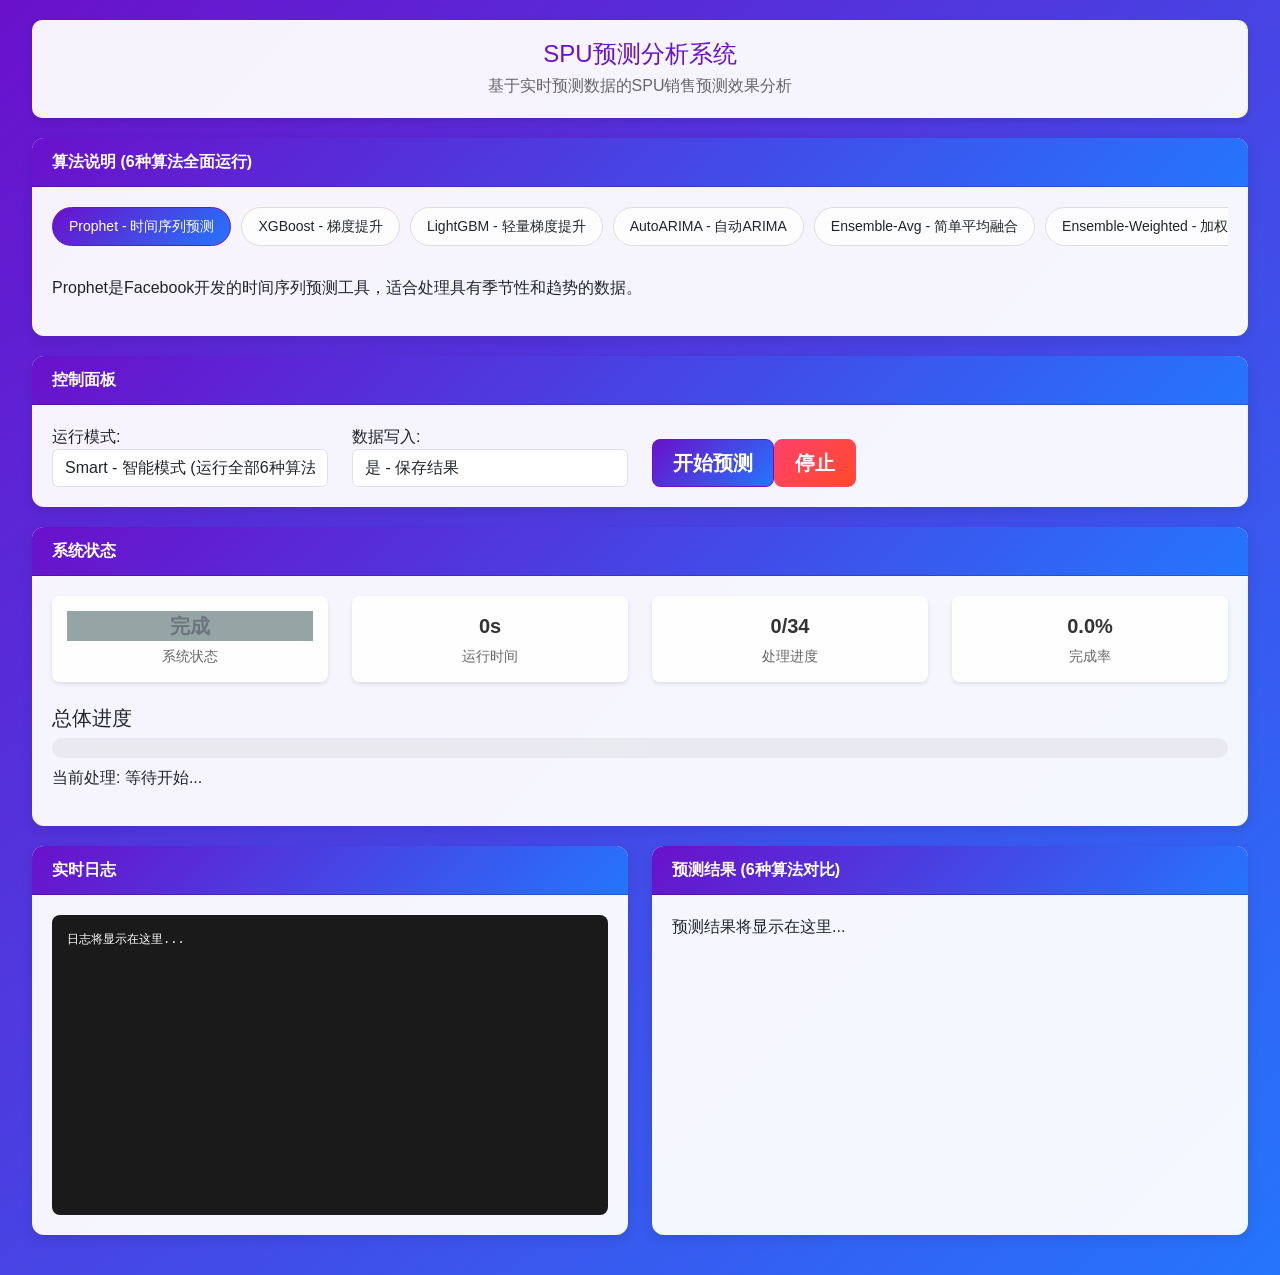
<file: index.html>
<!DOCTYPE html>
<html lang="zh-CN">
<head>
    <meta charset="UTF-8">
    <meta name="viewport" content="width=device-width, initial-scale=1.0">
    <title>SPU预测分析系统</title>
    <link href="https://cdn.jsdelivr.net/npm/bootstrap@5.1.3/dist/css/bootstrap.min.css" rel="stylesheet">
    <style>
        body {
            font-family: 'Microsoft YaHei', Arial, sans-serif;
            background: linear-gradient(135deg, #6a11cb, #2575fc);
            min-height: 100vh;
            margin: 0;
            padding: 20px;
        }
        .container {
            max-width: 1400px;
            margin: 0 auto;
        }
        .header {
            background: rgba(255, 255, 255, 0.95);
            color: #333;
            padding: 20px;
            border-radius: 10px;
            margin-bottom: 20px;
            text-align: center;
            box-shadow: 0 4px 6px rgba(0,0,0,0.1);
        }
        .header h1 {
            color: #6a11cb;
            font-size: 24px;
            margin: 0;
        }
        .header p {
            margin: 5px 0 0 0;
            color: #666;
        }
        .card {
            border-radius: 12px;
            box-shadow: 0 4px 12px rgba(0,0,0,0.1);
            margin-bottom: 20px;
            overflow: hidden;
            background: rgba(255, 255, 255, 0.95);
            border: none;
        }
        .card-header {
            background: linear-gradient(135deg, #6a11cb, #2575fc);
            color: white;
            font-weight: bold;
            padding: 12px 20px;
            font-size: 16px;
        }
        .card-body {
            padding: 20px;
        }
        .btn-primary {
            background: linear-gradient(135deg, #6a11cb, #2575fc);
            border-color: #6a11cb;
            font-weight: bold;
            transition: all 0.3s ease;
            border-radius: 8px;
            padding: 8px 20px;
        }
        .btn-primary:hover {
            background: linear-gradient(135deg, #5a10b5, #1a64e6);
            border-color: #5a10b5;
            transform: translateY(-1px);
            box-shadow: 0 4px 8px rgba(106, 17, 203, 0.3);
        }
        .btn-danger {
            background: linear-gradient(135deg, #ff416c, #ff4b2b);
            border-color: #ff416c;
            font-weight: bold;
            transition: all 0.3s ease;
            border-radius: 8px;
            padding: 8px 20px;
        }
        .btn-danger:hover {
            background: linear-gradient(135deg, #e03a60, #e04427);
            border-color: #e03a60;
            transform: translateY(-1px);
            box-shadow: 0 4px 8px rgba(255, 65, 108, 0.3);
        }
        .btn-secondary {
            background: linear-gradient(135deg, #95a5a6, #7f8c8d);
            border-color: #95a5a6;
            font-weight: bold;
            transition: all 0.3s ease;
            border-radius: 8px;
            padding: 8px 20px;
        }
        .btn-secondary:hover {
            background: linear-gradient(135deg, #7f8c8d, #6c757d);
            border-color: #7f8c8d;
            transform: translateY(-1px);
            box-shadow: 0 4px 8px rgba(149, 165, 166, 0.3);
        }
        .progress {
            height: 20px;
            border-radius: 10px;
            overflow: hidden;
            background: rgba(0, 0, 0, 0.05);
        }
        .progress-bar {
            background: linear-gradient(90deg, #6a11cb, #2575fc);
            font-weight: bold;
            display: flex;
            align-items: center;
            justify-content: center;
            color: white;
            transition: width 0.3s ease;
        }
        .status-indicator {
            display: inline-block;
            width: 12px;
            height: 12px;
            border-radius: 50%;
            margin-right: 8px;
        }
        .status-idle { background-color: #95a5a6; }
        .status-running { background-color: #f39c12; }
        .status-completed { background-color: #27ae60; }
        .status-failed { background-color: #e74c3c; }
        .metrics {
            display: grid;
            grid-template-columns: repeat(auto-fit, minmax(200px, 1fr));
            gap: 20px;
            margin: 20px 0;
        }
        .metric-card {
            background-color: rgba(255, 255, 255, 0.9);
            padding: 15px;
            border-radius: 8px;
            text-align: center;
            box-shadow: 0 2px 4px rgba(0, 0, 0, 0.1);
        }
        .metric-value {
            font-size: 20px;
            font-weight: bold;
            color: #333;
            margin-bottom: 5px;
        }
        .metric-label {
            font-size: 14px;
            color: #666;
        }
        .status-running {
            color: #28a745;
            font-weight: bold;
        }
        .status-idle {
            color: #6c757d;
            font-weight: bold;
        }
        .status-completed {
            color: #007bff;
            font-weight: bold;
        }
        .spu-info {
            background-color: #ecf0f1;
            padding: 15px;
            border-radius: 5px;
            margin-top: 10px;
        }
        .error-message {
            background-color: #f8d7da;
            color: #721c24;
            padding: 15px;
            border-radius: 5px;
            margin-top: 10px;
        }
        .success-message {
            background-color: #d4edda;
            color: #155724;
            padding: 15px;
            border-radius: 5px;
            margin-top: 10px;
        }
        .logs-container {
            max-height: 300px;
            height: 300px;
            overflow-y: auto;
            background-color: #1a1a1a;
            border-radius: 8px;
            padding: 15px;
            font-family: monospace;
            font-size: 12px;
            color: #ffffff;
        }
        .logs-container p {
            margin: 2px 0;
            line-height: 1.4;
        }
        .algorithm-tabs {
            margin-bottom: 20px;
            overflow-x: auto;
            white-space: nowrap;
            padding-bottom: 10px;
            display: flex;
            gap: 10px;
        }
        .algorithm-tab {
            padding: 8px 16px;
            border: 1px solid #ddd;
            border-radius: 20px;
            background-color: rgba(255, 255, 255, 0.8);
            cursor: pointer;
            font-size: 14px;
            transition: all 0.3s ease;
        }
        .algorithm-tab:hover {
            transform: translateY(-1px);
            box-shadow: 0 2px 4px rgba(0, 0, 0, 0.1);
        }
        .algorithm-tab.active {
            background: linear-gradient(135deg, #6a11cb, #2575fc);
            color: white;
            border-color: #6a11cb;
        }
        .algorithm-content {
            display: none;
        }
        .algorithm-content.active {
            display: block;
        }
    </style>
</head>
<body>
    <div class="container">
        <div class="header">
            <h1>SPU预测分析系统</h1>
            <p>基于实时预测数据的SPU销售预测效果分析</p>
        </div>
        
        <!-- 算法说明 -->
        <div class="card">
            <div class="card-header">
                算法说明 (6种算法全面运行)
            </div>
            <div class="card-body">
                <div class="algorithm-tabs">
                    <span class="algorithm-tab active" onclick="switchAlgorithm('prophet')">Prophet - 时间序列预测</span>
                    <span class="algorithm-tab" onclick="switchAlgorithm('xgboost')">XGBoost - 梯度提升</span>
                    <span class="algorithm-tab" onclick="switchAlgorithm('lightgbm')">LightGBM - 轻量梯度提升</span>
                    <span class="algorithm-tab" onclick="switchAlgorithm('autoarima')">AutoARIMA - 自动ARIMA</span>
                    <span class="algorithm-tab" onclick="switchAlgorithm('ensemble-avg')">Ensemble-Avg - 简单平均融合</span>
                    <span class="algorithm-tab" onclick="switchAlgorithm('ensemble-weighted')">Ensemble-Weighted - 加权融合</span>
                </div>
                <div id="prophet-content" class="algorithm-content active">
                    <p>Prophet是Facebook开发的时间序列预测工具，适合处理具有季节性和趋势的数据。</p>
                </div>
                <div id="xgboost-content" class="algorithm-content">
                    <p>XGBoost是一种梯度提升算法，适合处理复杂的非线性关系，预测精度高。</p>
                </div>
                <div id="lightgbm-content" class="algorithm-content">
                    <p>LightGBM是微软开发的梯度提升框架，训练速度快，内存消耗低。</p>
                </div>
                <div id="autoarima-content" class="algorithm-content">
                    <p>AutoARIMA是自动选择ARIMA模型参数的算法，适合处理平稳时间序列数据。</p>
                </div>
                <div id="ensemble-avg-content" class="algorithm-content">
                    <p>简单平均融合算法，将多个模型的预测结果取平均值，提高预测稳定性。</p>
                </div>
                <div id="ensemble-weighted-content" class="algorithm-content">
                    <p>加权融合算法，根据模型性能分配不同权重，提高预测准确性。</p>
                </div>
            </div>
        </div>
        
        <!-- 控制面板 -->
        <div class="card">
            <div class="card-header">
                控制面板
            </div>
            <div class="card-body">
                <div class="row">
                    <div class="col-md-3">
                        <div class="form-group">
                            <label for="mode">运行模式:</label>
                            <select id="mode" class="form-control">
                                <option value="smart">Smart - 智能模式 (运行全部6种算法)</option>
                                <option value="full">Full - 完整模式 (详细参数调优)</option>
                                <option value="fast">Fast - 快速模式 (仅基础算法)</option>
                            </select>
                        </div>
                    </div>
                    <div class="col-md-3">
                        <div class="form-group">
                            <label for="enableDbWrite">数据写入:</label>
                            <select id="enableDbWrite" class="form-control">
                                <option value="true">是 - 保存结果</option>
                                <option value="false">否 - 仅测试</option>
                            </select>
                        </div>
                    </div>
                    <div class="col-md-6 d-flex align-items-end">
                        <button id="startForecastBtn" class="btn btn-primary btn-lg mr-2" onclick="startForecast()">
                            开始预测
                        </button>
                        <button id="stopForecastBtn" class="btn btn-danger btn-lg" onclick="stopForecast()">
                            停止
                        </button>
                    </div>
                </div>
            </div>
        </div>
        
        <!-- 系统状态 -->
        <div class="card">
            <div class="card-header">
                系统状态
            </div>
            <div class="card-body">
                <div class="row">
                    <div class="col-md-3">
                        <div class="metric-card">
                            <div class="metric-value" id="statusText">待机</div>
                            <div class="metric-label">系统状态</div>
                        </div>
                    </div>
                    <div class="col-md-3">
                        <div class="metric-card">
                            <div class="metric-value" id="elapsedTime">0s</div>
                            <div class="metric-label">运行时间</div>
                        </div>
                    </div>
                    <div class="col-md-3">
                        <div class="metric-card">
                            <div class="metric-value" id="spuProgress">0/0</div>
                            <div class="metric-label">处理进度</div>
                        </div>
                    </div>
                    <div class="col-md-3">
                        <div class="metric-card">
                            <div class="metric-value" id="completionRate">0.0%</div>
                            <div class="metric-label">完成率</div>
                        </div>
                    </div>
                </div>
                
                <!-- 总体进度 -->
                <div class="mt-4">
                    <h5>总体进度</h5>
                    <div class="progress">
                        <div id="progressBar" class="progress-bar" role="progressbar" style="width: 0%" aria-valuenow="0" aria-valuemin="0" aria-valuemax="100">
                            0%
                        </div>
                    </div>
                    <p class="mt-2">当前处理: <span id="currentSpu">等待开始...</span></p>
                </div>
            </div>
        </div>
        
        <div class="row">
            <!-- 实时日志 -->
            <div class="col-md-6">
                <div class="card">
                    <div class="card-header">
                        实时日志
                    </div>
                    <div class="card-body">
                        <div id="forecastLogs" class="logs-container">
                            <p>日志将显示在这里...</p>
                        </div>
                    </div>
                </div>
            </div>
            
            <!-- 预测结果 -->
            <div class="col-md-6">
                <div class="card">
                    <div class="card-header">
                        预测结果 (6种算法对比)
                    </div>
                    <div class="card-body">
                        <div id="predictionResults" style="max-height: 300px; height: 300px; overflow-y: auto;">
                            <p>预测结果将显示在这里...</p>
                        </div>
                    </div>
                </div>
            </div>
        </div>
        
        <!-- 分析结果 -->
        <div class="card" id="resultsCard" style="display: none;">
            <div class="card-header">
                分析结果
            </div>
            <div class="card-body">
                <div class="metrics">
                    <div class="metric-card">
                        <div class="metric-value" id="totalSpus">0</div>
                        <div class="metric-label">总SPU数</div>
                    </div>
                    <div class="metric-card">
                        <div class="metric-value" id="averageWmape">0%</div>
                        <div class="metric-label">平均WMAPE</div>
                    </div>
                    <div class="metric-card">
                        <div class="metric-value" id="topPerforming">-</div>
                        <div class="metric-label">表现最好的SPU</div>
                    </div>
                    <div class="metric-card">
                        <div class="metric-value" id="bottomPerforming">-</div>
                        <div class="metric-label">表现最差的SPU</div>
                    </div>
                </div>
                <div id="successMessage" class="success-message mt-3"></div>
                <button id="viewReportBtn" class="btn btn-secondary mt-3" onclick="fetchAndAnalyzeData()">
                    查看详细报告
                </button>
            </div>
        </div>
        
        <!-- 详细报告 -->
        <div class="card report-container" id="reportCard" style="display: none;">
            <div class="card-header">
                详细分析报告
            </div>
            <div class="card-body">
                <div class="row mb-4">
                    <div class="col-md-6">
                        <div id="reportInfo"></div>
                    </div>
                    <div class="col-md-6">
                        <div class="mb-3">
                            <label for="versionSelect" class="form-label">历史版本:</label>
                            <select id="versionSelect" class="form-control" onchange="loadHistoricalReport(this.value)">
                                <option value="">选择版本</option>
                            </select>
                        </div>
                        <button id="saveReportBtn" class="btn btn-primary" onclick="saveCurrentReport()">
                            保存当前报告
                        </button>
                    </div>
                </div>
                <iframe class="iframe-container" id="reportIframe" style="width: 100%; height: 800px; border: 1px solid #ddd; border-radius: 5px; margin-top: 20px;"></iframe>
            </div>
        </div>
        
        <!-- 加载状态 -->
        <div class="card" id="loading" style="display: none; position: fixed; top: 50%; left: 50%; transform: translate(-50%, -50%); z-index: 1000; background-color: white;">
            <div class="card-body">
                <div class="d-flex justify-content-center">
                    <div class="spinner-border" role="status">
                        <span class="visually-hidden">加载中...</span>
                    </div>
                </div>
                <p class="text-center mt-3">正在生成报告，请稍候...</p>
            </div>
        </div>
    </div>
    
    <script src="frontend_analysis.js"></script>
    <script>
        // 模拟后端服务
        const mockBackend = {
            status: {
                running: false,
                progress: 0,
                current_spu: null,
                processed_spus: 0,
                total_spus: 34,
                logs: [],
                results: [],
                start_time: null,
                mode: 'smart',
                enable_db_write: true,
                prediction_data: null
            },
            
            SPU_LIST: [
                '2141', '2062', '2029', '2046', '2026', '3022', '1930', '2214',
                '2033', '2038', '2208', '2012', '3050', '2176', '3033', '2192',
                '2213', '3063', '2224', '3058', '2073', '3013', '2165', '3084',
                '1976', '2197', '1476', '1533', '0887', '1577', '1750', '1512',
                '1657', '1983', '1318'
            ],
            
            ALGORITHMS: ['Prophet', 'XGBoost', 'LightGBM', 'AutoARIMA', 'Ensemble-Avg', 'Ensemble-Weighted'],
            
            addLog(message) {
                const timestamp = new Date().toLocaleTimeString();
                this.status.logs.push({
                    time: timestamp,
                    message: message
                });
                if (this.status.logs.length > 100) {
                    this.status.logs = this.status.logs.slice(-100);
                }
            },
            
            generateFallbackPredictionData() {
                const spuData = [];
                for (const spu of this.SPU_LIST.slice(0, 10)) {
                    const records = [];
                    const baseValue = Math.random() * 900 + 100;
                    
                    for (let i = 0; i < 10; i++) {
                        const date = new Date();
                        date.setDate(date.getDate() + i * 7);
                        const dateStr = date.toISOString().split('T')[0];
                        
                        const trendFactor = 1 + (i * 0.02);
                        const randomFactor = Math.random() * 0.1 + 0.95;
                        const forecastValue = baseValue * trendFactor * randomFactor;
                        
                        records.push({
                            date: dateStr,
                            actual_value: i < 2 ? baseValue * (i * 0.9 + 0.8) : null,
                            forecast_value: Math.round(forecastValue * 100) / 100,
                            wmape: i < 2 ? Math.round((Math.random() * 0.12 + 0.03) * 10000) / 10000 : null,
                            model: ['Ensemble_Stack', 'XGBoost', 'Prophet'][Math.floor(Math.random() * 3)]
                        });
                    }
                    
                    spuData.push({
                        spu_id: spu,
                        name: `产品_${spu}`,
                        records: records
                    });
                }
                
                return {
                    metadata: {
                        prediction_id: `pred_${new Date().toISOString().split('T')[0]}_001`,
                        timestamp: new Date().toISOString(),
                        model_version: "v1.2.0",
                        data_source: "simulated",
                        total_spus: spuData.length,
                        total_records: spuData.reduce((sum, spu) => sum + spu.records.length, 0)
                    },
                    spus: spuData
                };
            },
            
            async startForecast(mode, enableDbWrite) {
                if (this.status.running) {
                    return { status: 'error', message: '预测已在运行中' };
                }
                
                this.status.running = true;
                this.status.start_time = new Date();
                this.status.logs = [];
                this.status.results = [];
                this.status.processed_spus = 0;
                this.status.progress = 0;
                this.status.prediction_data = null;
                this.status.mode = mode;
                this.status.enable_db_write = enableDbWrite;
                
                this.addLog(`启动预测系统 (模式: ${mode})`);
                this.addLog(`目标SPU数量: ${this.SPU_LIST.length}`);
                this.addLog("=".repeat(70));
                
                // 模拟预测过程
                let currentIndex = 0;
                
                const processNextSPU = () => {
                    if (!this.status.running || currentIndex >= this.SPU_LIST.length) {
                        if (!this.status.running) {
                            this.addLog("预测被用户停止");
                        }
                        
                        // 生成预测数据
                        this.status.prediction_data = this.generateFallbackPredictionData();
                        
                        this.addLog(`\n成功: ${this.status.processed_spus}/${this.SPU_LIST.length} 个 SPU`);
                        this.addLog(`平均WMAPE: ${(Math.random() * 0.07 + 0.08).toFixed(2)}%`);
                        
                        this.status.running = false;
                        this.status.current_spu = null;
                        this.addLog("\n" + "=".repeat(70));
                        this.addLog(`预测完成！共处理 ${this.status.processed_spus} 个SPU`);
                        this.addLog(`结果已保存到数据库: ${this.status.enable_db_write}`);
                        
                        return;
                    }
                    
                    const spu = this.SPU_LIST[currentIndex];
                    this.status.current_spu = spu;
                    this.addLog(`[${currentIndex + 1}/${this.SPU_LIST.length}] 处理 SPU: ${spu}`);
                    
                    // 模拟处理时间
                    setTimeout(() => {
                        // 模拟算法运行
                        let algoIndex = 0;
                        
                        const runNextAlgorithm = () => {
                            if (algoIndex >= this.ALGORITHMS.length) {
                                // 更新进度
                                this.status.processed_spus = currentIndex + 1;
                                this.status.progress = ((currentIndex + 1) / this.SPU_LIST.length) * 100;
                                
                                currentIndex++;
                                processNextSPU();
                                return;
                            }
                            
                            const algo = this.ALGORITHMS[algoIndex];
                            this.addLog(`  运行 ${algo}...`);
                            
                            setTimeout(() => {
                                const wmape = (Math.random() * 0.15 + 0.05).toFixed(4);
                                this.addLog(`  ${algo}: WMPE=${(parseFloat(wmape) * 100).toFixed(2)}%`);
                                algoIndex++;
                                runNextAlgorithm();
                            }, 100);
                        };
                        
                        runNextAlgorithm();
                    }, 500);
                };
                
                processNextSPU();
                
                return { status: 'success', message: '预测已启动' };
            },
            
            stopForecast() {
                this.status.running = false;
                return { status: 'success', message: '预测已停止' };
            },
            
            getStatus() {
                let elapsed = 0;
                if (this.status.start_time) {
                    elapsed = (Date.now() - this.status.start_time.getTime()) / 1000;
                }
                
                return {
                    running: this.status.running,
                    progress: Math.round(this.status.progress * 10) / 10,
                    current_spu: this.status.current_spu,
                    processed_spus: this.status.processed_spus,
                    total_spus: this.status.total_spus,
                    elapsed: Math.round(elapsed * 10) / 10,
                    logs: this.status.logs.slice(-50),
                    results: this.status.results.slice(-10),
                    mode: this.status.mode
                };
            },
            
            getPredictionData(predictionId) {
                if (this.status.prediction_data) {
                    return this.status.prediction_data;
                }
                return this.generateFallbackPredictionData();
            }
        };
        
        // API基础URL（模拟模式下不使用）
        const API_BASE = 'http://localhost:5000';
        let statusCheckInterval = null;
        let currentAnalysis = null;
        
        // 切换算法标签
        function switchAlgorithm(algorithm) {
            // 移除所有活动状态
            document.querySelectorAll('.algorithm-tab').forEach(tab => {
                tab.classList.remove('active');
            });
            document.querySelectorAll('.algorithm-content').forEach(content => {
                content.classList.remove('active');
            });
            
            // 添加当前活动状态
            document.querySelector(`[onclick="switchAlgorithm('${algorithm}')"]`).classList.add('active');
            document.getElementById(`${algorithm}-content`).classList.add('active');
        }
        
        // 启动预测
        async function startForecast() {
            const startBtn = document.getElementById('startForecastBtn');
            const mode = document.getElementById('mode').value;
            const enableDbWrite = document.getElementById('enableDbWrite').value === 'true';
            
            startBtn.disabled = true;
            
            try {
                // 使用模拟后端服务
                const result = await mockBackend.startForecast(mode, enableDbWrite);
                
                if (result.status === 'success') {
                    showSuccess('预测已成功启动！');
                    
                    // 开始检查状态
                    startStatusCheck();
                } else {
                    throw new Error(result.message);
                }
            } catch (error) {
                showError(`启动失败: ${error.message}。请确保后端服务已启动。`);
                startBtn.disabled = false;
            }
        }
        
        // 停止预测
        async function stopForecast() {
            try {
                // 使用模拟后端服务
                const result = await mockBackend.stopForecast();
                
                if (result.status === 'success') {
                    showSuccess('预测已停止！');
                } else {
                    throw new Error(result.message);
                }
                
                // 清除状态检查
                if (statusCheckInterval) {
                    clearInterval(statusCheckInterval);
                }
                
                document.getElementById('startForecastBtn').disabled = false;
            } catch (error) {
                showError(`停止失败: ${error.message}。请确保后端服务器已启动。`);
            }
        }
        
        // 开始检查状态
        function startStatusCheck() {
            // 清除之前的定时器
            if (statusCheckInterval) {
                clearInterval(statusCheckInterval);
            }
            
            // 每2秒检查一次状态
            statusCheckInterval = setInterval(async () => {
                await checkForecastStatus();
            }, 2000);
        }
        
        // 检查预测状态
        async function checkForecastStatus() {
            try {
                // 使用模拟后端服务
                const status = mockBackend.getStatus();
                
                // 更新状态信息
                const statusText = document.getElementById('statusText');
                statusText.textContent = status.running ? '运行中' : '完成';
                
                // 移除所有状态类
                statusText.classList.remove('status-running', 'status-idle', 'status-completed');
                
                // 添加相应的状态类
                if (status.running) {
                    statusText.classList.add('status-running');
                } else if (status.processed_spus > 0) {
                    statusText.classList.add('status-completed');
                } else {
                    statusText.classList.add('status-idle');
                }
                
                document.getElementById('elapsedTime').textContent = status.elapsed + 's';
                document.getElementById('spuProgress').textContent = `${status.processed_spus}/${status.total_spus}`;
                document.getElementById('completionRate').textContent = status.progress.toFixed(1) + '%';
                document.getElementById('currentSpu').textContent = status.current_spu || '等待开始...';
                
                // 更新进度条
                const progressBar = document.getElementById('progressBar');
                progressBar.style.width = `${status.progress}%`;
                progressBar.textContent = `${status.progress.toFixed(1)}%`;
                progressBar.setAttribute('aria-valuenow', status.progress);
                
                // 更新日志
                const logsContainer = document.getElementById('forecastLogs');
                if (status.logs && status.logs.length > 0) {
                    logsContainer.innerHTML = status.logs.map(log => 
                        `<p>[${log.time}] ${log.message}</p>`
                    ).join('');
                    logsContainer.scrollTop = logsContainer.scrollHeight;
                }
                
                // 预测完成
                if (!status.running && status.processed_spus > 0) {
                    clearInterval(statusCheckInterval);
                    document.getElementById('startForecastBtn').disabled = false;
                    showResults();
                }
            } catch (error) {
                console.error('检查状态失败:', error);
                // 显示错误信息，但不阻止后续检查
                const logsContainer = document.getElementById('forecastLogs');
                const errorMessage = `<p style="color: red;">[${new Date().toLocaleTimeString()}] 错误: ${error.message}</p>`;
                logsContainer.innerHTML += errorMessage;
                logsContainer.scrollTop = logsContainer.scrollHeight;
            }
        }
        
        // 显示分析结果
        function showResults() {
            const resultsCard = document.getElementById('resultsCard');
            resultsCard.style.display = 'block';
        }
        
        // 获取并分析数据
        async function fetchAndAnalyzeData() {
            // 显示加载状态
            document.getElementById('loading').style.display = 'block';
            document.getElementById('reportCard').style.display = 'none';
            
            try {
                // 使用模拟后端服务获取预测数据
                const predictionData = mockBackend.getPredictionData('pred_current');
                
                // 生成分析报告
                const result = await SPUAnalysis.generateAnalysisReport(predictionData);
                currentAnalysis = result;
                
                // 显示报告
                displayReport(result.html_report, result.version);
                
                showSuccess('分析完成！');
            } catch (error) {
                showError(`分析失败: ${error.message}。使用模拟数据生成报告。`);
                console.error('分析失败:', error);
                
                // 使用模拟数据生成报告
                try {
                    const fallbackData = SPUAnalysis.fetchPredictionData('fallback');
                    const result = await SPUAnalysis.generateAnalysisReport(fallbackData);
                    currentAnalysis = result;
                    displayReport(result.html_report, result.version);
                    showSuccess('使用模拟数据生成报告成功！');
                } catch (fallbackError) {
                    console.error('生成模拟报告失败:', fallbackError);
                    showError('生成模拟报告失败，请稍后重试。');
                }
            } finally {
                // 隐藏加载状态
                document.getElementById('loading').style.display = 'none';
            }
        }
        
        // 显示报告
        function displayReport(htmlReport, version) {
            // 创建Blob对象
            const blob = new Blob([htmlReport], { type: 'text/html' });
            const url = URL.createObjectURL(blob);
            
            // 设置iframe源
            document.getElementById('reportIframe').src = url;
            
            // 显示报告信息
            const reportInfo = document.getElementById('reportInfo');
            reportInfo.innerHTML = `
                <p><strong>报告版本:</strong> ${version}</p>
                <p><strong>生成时间:</strong> ${new Date().toLocaleString()}</p>
                <p><strong>分析ID:</strong> ${currentAnalysis.analysis_results.metadata.analysis_id}</p>
                <p><strong>预测ID:</strong> ${currentAnalysis.analysis_results.metadata.prediction_id}</p>
            `;
            
            document.getElementById('reportCard').style.display = 'block';
        }
        
        // 显示成功消息
        function showSuccess(message) {
            const container = document.querySelector('.container');
            const successDiv = document.createElement('div');
            successDiv.className = 'alert alert-success';
            successDiv.textContent = message;
            container.insertBefore(successDiv, container.firstChild);
            
            // 3秒后移除
            setTimeout(() => {
                successDiv.remove();
            }, 3000);
        }
        
        // 显示错误消息
        function showError(message) {
            const container = document.querySelector('.container');
            const errorDiv = document.createElement('div');
            errorDiv.className = 'alert alert-danger';
            errorDiv.textContent = message;
            container.insertBefore(errorDiv, container.firstChild);
            
            // 3秒后移除
            setTimeout(() => {
                errorDiv.remove();
            }, 3000);
        }
        
        // 保存当前报告
        function saveCurrentReport() {
            if (currentAnalysis) {
                const version = SPUAnalysis.saveReport(currentAnalysis.analysis_results, currentAnalysis.html_report);
                showSuccess(`报告已保存为版本: ${version}`);
                loadVersionHistory();
            } else {
                showError('没有可保存的报告');
            }
        }
        
        // 加载历史报告
        function loadHistoricalReport(version) {
            if (version) {
                const report = SPUAnalysis.getReportByVersion(version);
                if (report.html) {
                    const blob = new Blob([report.html], { type: 'text/html' });
                    const url = URL.createObjectURL(blob);
                    document.getElementById('reportIframe').src = url;
                    
                    // 更新报告信息
                    const reportInfo = document.getElementById('reportInfo');
                    reportInfo.innerHTML = `
                        <p><strong>报告版本:</strong> ${version}</p>
                        <p><strong>加载时间:</strong> ${new Date().toLocaleString()}</p>
                        <p><strong>来源:</strong> 历史版本</p>
                    `;
                } else {
                    showError('无法加载历史报告');
                }
            }
        }
        
        // 加载版本历史
        function loadVersionHistory() {
            const versionHistory = SPUAnalysis.getVersionHistory();
            const versionSelect = document.getElementById('versionSelect');
            
            // 清空现有选项
            versionSelect.innerHTML = '<option value="">选择版本</option>';
            
            // 添加历史版本
            versionHistory.forEach(version => {
                const option = document.createElement('option');
                option.value = version.version;
                option.textContent = `${version.version} (${new Date(version.timestamp).toLocaleString()})`;
                versionSelect.appendChild(option);
            });
        }
        
        // 页面加载时检查状态
        window.onload = function() {
            checkForecastStatus();
            loadVersionHistory();
        };
    </script>
</body>
</html>
</file>
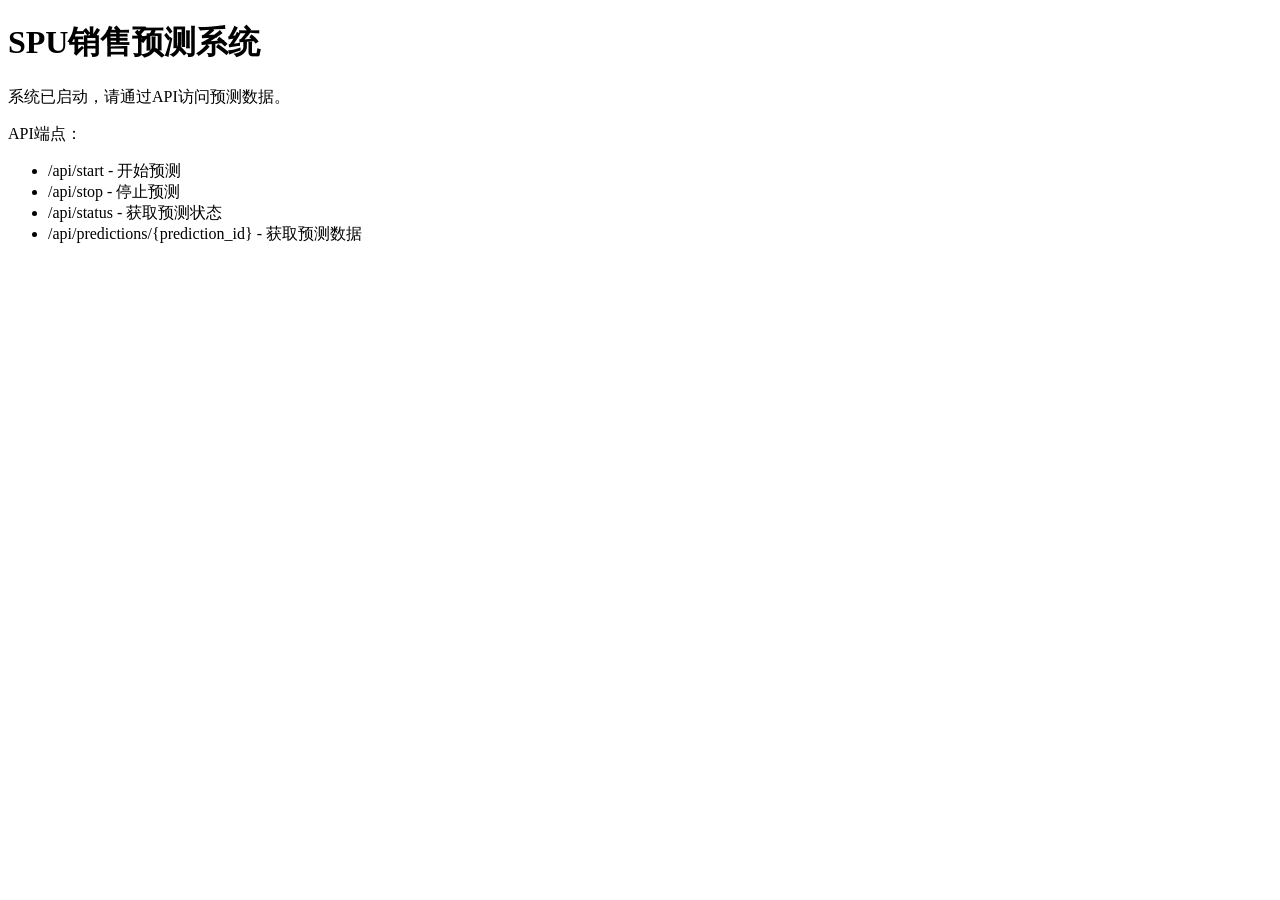
<file: templates/index.html>
<!DOCTYPE html>
<html>
<head>
    <title>SPU销售预测系统</title>
</head>
<body>
    <h1>SPU销售预测系统</h1>
    <p>系统已启动，请通过API访问预测数据。</p>
    <p>API端点：</p>
    <ul>
        <li>/api/start - 开始预测</li>
        <li>/api/stop - 停止预测</li>
        <li>/api/status - 获取预测状态</li>
        <li>/api/predictions/{prediction_id} - 获取预测数据</li>
    </ul>
</body>
</html>
</file>
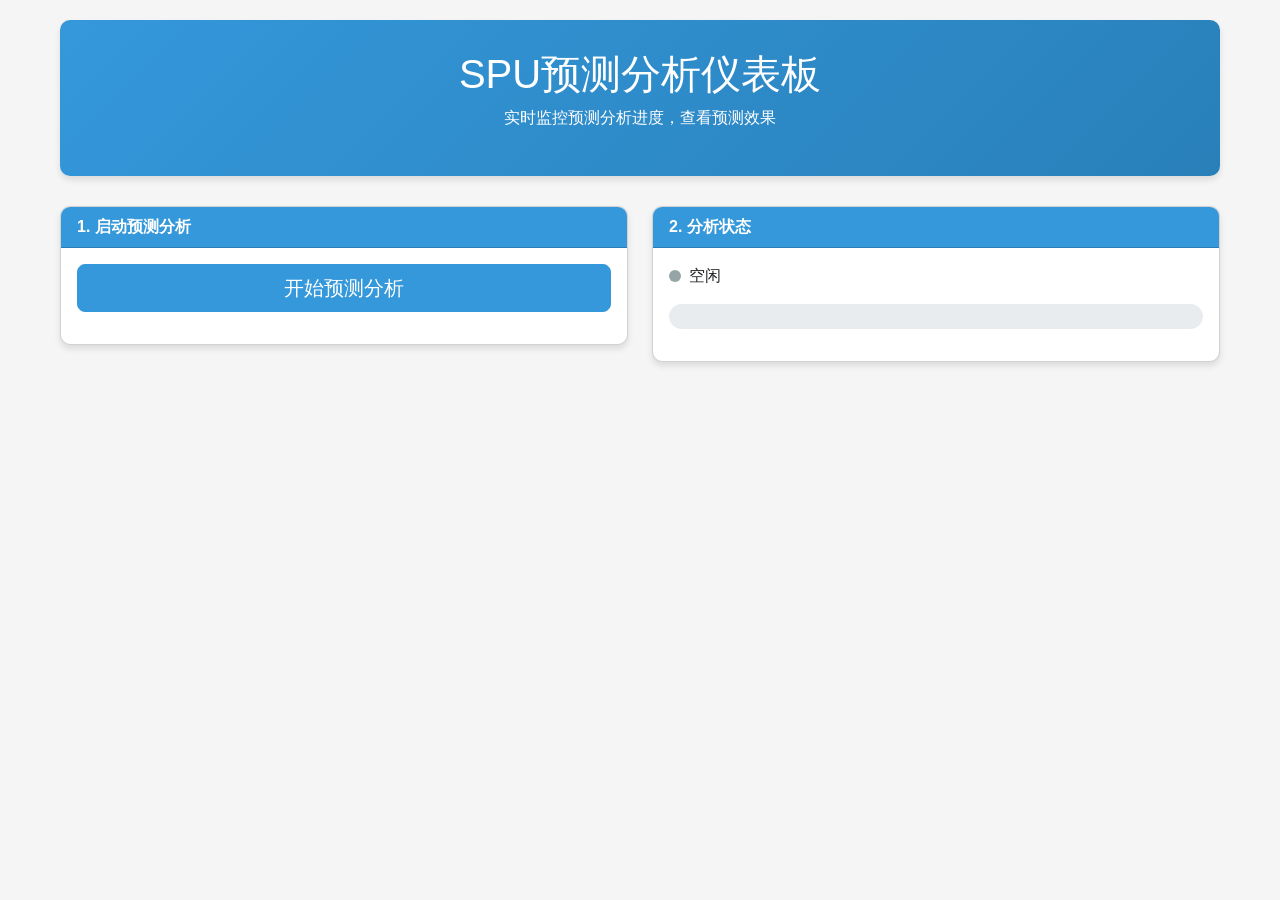
<file: forecast_dashboard.html>
<!DOCTYPE html>
<html lang="zh-CN">
<head>
    <meta charset="UTF-8">
    <meta name="viewport" content="width=device-width, initial-scale=1.0">
    <title>SPU预测分析仪表板</title>
    <link href="https://cdn.jsdelivr.net/npm/bootstrap@5.1.3/dist/css/bootstrap.min.css" rel="stylesheet">
    <style>
        body {
            font-family: 'Microsoft YaHei', Arial, sans-serif;
            background-color: #f5f5f5;
        }
        .container {
            max-width: 1200px;
            margin: 0 auto;
            padding: 20px;
        }
        .header {
            background: linear-gradient(135deg, #3498db, #2980b9);
            color: white;
            padding: 30px;
            border-radius: 10px;
            margin-bottom: 30px;
            text-align: center;
            box-shadow: 0 4px 6px rgba(0,0,0,0.1);
        }
        .card {
            border-radius: 10px;
            box-shadow: 0 4px 6px rgba(0,0,0,0.1);
            margin-bottom: 20px;
            overflow: hidden;
        }
        .card-header {
            background-color: #3498db;
            color: white;
            font-weight: bold;
        }
        .btn-primary {
            background-color: #3498db;
            border-color: #3498db;
        }
        .btn-primary:hover {
            background-color: #2980b9;
            border-color: #2980b9;
        }
        .progress {
            height: 25px;
            border-radius: 15px;
            overflow: hidden;
        }
        .progress-bar {
            background: linear-gradient(90deg, #3498db, #2ecc71);
            transition: width 0.3s ease;
        }
        .status-indicator {
            display: inline-block;
            width: 12px;
            height: 12px;
            border-radius: 50%;
            margin-right: 8px;
        }
        .status-idle { background-color: #95a5a6; }
        .status-running { background-color: #f39c12; }
        .status-completed { background-color: #27ae60; }
        .status-failed { background-color: #e74c3c; }
        .metrics {
            display: grid;
            grid-template-columns: repeat(auto-fit, minmax(200px, 1fr));
            gap: 20px;
            margin: 20px 0;
        }
        .metric-card {
            background-color: #f8f9fa;
            padding: 20px;
            border-radius: 10px;
            border-left: 4px solid #3498db;
            text-align: center;
        }
        .metric-value {
            font-size: 24px;
            font-weight: bold;
            color: #3498db;
        }
        .metric-label {
            font-size: 14px;
            color: #666;
            margin-top: 5px;
        }
        .spu-info {
            background-color: #ecf0f1;
            padding: 15px;
            border-radius: 5px;
            margin-top: 10px;
        }
        .error-message {
            background-color: #f8d7da;
            color: #721c24;
            padding: 15px;
            border-radius: 5px;
            margin-top: 10px;
        }
        .success-message {
            background-color: #d4edda;
            color: #155724;
            padding: 15px;
            border-radius: 5px;
            margin-top: 10px;
        }
    </style>
</head>
<body>
    <div class="container">
        <div class="header">
            <h1>SPU预测分析仪表板</h1>
            <p>实时监控预测分析进度，查看预测效果</p>
        </div>
        
        <div class="row">
            <div class="col-md-6">
                <div class="card">
                    <div class="card-header">
                        1. 启动预测分析
                    </div>
                    <div class="card-body">
                        <button id="startAnalysisBtn" class="btn btn-primary btn-lg w-100" onclick="startAnalysis()">
                            开始预测分析
                        </button>
                        <div id="startMessage" class="mt-3"></div>
                    </div>
                </div>
            </div>
            
            <div class="col-md-6">
                <div class="card">
                    <div class="card-header">
                        2. 分析状态
                    </div>
                    <div class="card-body">
                        <div class="d-flex align-items-center mb-3">
                            <span id="statusIndicator" class="status-indicator status-idle"></span>
                            <span id="statusText">空闲</span>
                        </div>
                        <div class="progress mb-3">
                            <div id="progressBar" class="progress-bar" role="progressbar" style="width: 0%" aria-valuenow="0" aria-valuemin="0" aria-valuemax="100">
                                0%
                            </div>
                        </div>
                        <div id="spuInfo" class="spu-info" style="display: none;">
                            <p><strong>当前处理:</strong> <span id="currentSpu">-</span></p>
                            <p><strong>进度:</strong> <span id="processedCount">0</span>/<span id="totalCount">0</span> SPU</p>
                        </div>
                        <div id="errorMessage" class="error-message" style="display: none;"></div>
                    </div>
                </div>
            </div>
        </div>
        
        <div class="card" id="resultsCard" style="display: none;">
            <div class="card-header">
                3. 分析结果
            </div>
            <div class="card-body">
                <div class="metrics">
                    <div class="metric-card">
                        <div class="metric-value" id="totalSpus">0</div>
                        <div class="metric-label">总SPU数</div>
                    </div>
                    <div class="metric-card">
                        <div class="metric-value" id="averageWmape">0%</div>
                        <div class="metric-label">平均WMAPE</div>
                    </div>
                    <div class="metric-card">
                        <div class="metric-value" id="topPerforming">-</div>
                        <div class="metric-label">表现最好的SPU</div>
                    </div>
                    <div class="metric-card">
                        <div class="metric-value" id="bottomPerforming">-</div>
                        <div class="metric-label">表现最差的SPU</div>
                    </div>
                </div>
                <div id="successMessage" class="success-message mt-3"></div>
                <button id="viewReportBtn" class="btn btn-secondary mt-3" onclick="viewReport()">
                    查看详细报告
                </button>
            </div>
        </div>
    </div>
    
    <script>
        // API基础URL
        const API_BASE = 'http://localhost:8000';
        let statusCheckInterval = null;
        
        // 启动分析
        async function startAnalysis() {
            const startBtn = document.getElementById('startAnalysisBtn');
            const startMessage = document.getElementById('startMessage');
            
            startBtn.disabled = true;
            startMessage.innerHTML = '<div class="alert alert-info">正在启动分析...</div>';
            
            try {
                const response = await fetch(`${API_BASE}/api/start-analysis`, {
                    method: 'POST',
                    headers: {
                        'Content-Type': 'application/json'
                    }
                });
                
                if (!response.ok) {
                    throw new Error(`启动分析失败: ${response.status}`);
                }
                
                const result = await response.json();
                startMessage.innerHTML = '<div class="alert alert-success">分析已成功启动！</div>';
                
                // 开始检查状态
                startStatusCheck();
            } catch (error) {
                startMessage.innerHTML = `<div class="alert alert-danger">启动失败: ${error.message}</div>`;
                startBtn.disabled = false;
            }
        }
        
        // 开始检查状态
        function startStatusCheck() {
            // 清除之前的定时器
            if (statusCheckInterval) {
                clearInterval(statusCheckInterval);
            }
            
            // 每2秒检查一次状态
            statusCheckInterval = setInterval(async () => {
                await checkAnalysisStatus();
            }, 2000);
        }
        
        // 检查分析状态
        async function checkAnalysisStatus() {
            try {
                const response = await fetch(`${API_BASE}/api/analysis-status`);
                const status = await response.json();
                
                // 更新状态指示器
                const statusIndicator = document.getElementById('statusIndicator');
                const statusText = document.getElementById('statusText');
                const progressBar = document.getElementById('progressBar');
                const spuInfo = document.getElementById('spuInfo');
                const currentSpu = document.getElementById('currentSpu');
                const processedCount = document.getElementById('processedCount');
                const totalCount = document.getElementById('totalCount');
                const errorMessage = document.getElementById('errorMessage');
                
                // 更新状态
                switch (status.status) {
                    case 'idle':
                        statusIndicator.className = 'status-indicator status-idle';
                        statusText.textContent = '空闲';
                        break;
                    case 'running':
                        statusIndicator.className = 'status-indicator status-running';
                        statusText.textContent = '运行中';
                        break;
                    case 'completed':
                        statusIndicator.className = 'status-indicator status-completed';
                        statusText.textContent = '完成';
                        break;
                    case 'failed':
                        statusIndicator.className = 'status-indicator status-failed';
                        statusText.textContent = '失败';
                        break;
                }
                
                // 更新进度条
                const progress = status.progress || 0;
                progressBar.style.width = `${progress}%`;
                progressBar.textContent = `${progress}%`;
                progressBar.setAttribute('aria-valuenow', progress);
                
                // 更新SPU信息
                if (status.spu_name || status.processed_count || status.total_count) {
                    spuInfo.style.display = 'block';
                    currentSpu.textContent = status.spu_name || '-';
                    processedCount.textContent = status.processed_count || 0;
                    totalCount.textContent = status.total_count || 0;
                } else {
                    spuInfo.style.display = 'none';
                }
                
                // 显示错误信息
                if (status.error) {
                    errorMessage.style.display = 'block';
                    errorMessage.textContent = status.error;
                } else {
                    errorMessage.style.display = 'none';
                }
                
                // 分析完成
                if (status.status === 'completed') {
                    clearInterval(statusCheckInterval);
                    showResults(status.result);
                }
                
                // 分析失败
                if (status.status === 'failed') {
                    clearInterval(statusCheckInterval);
                    document.getElementById('startAnalysisBtn').disabled = false;
                }
            } catch (error) {
                console.error('检查状态失败:', error);
            }
        }
        
        // 显示分析结果
        function showResults(result) {
            const resultsCard = document.getElementById('resultsCard');
            const totalSpus = document.getElementById('totalSpus');
            const averageWmape = document.getElementById('averageWmape');
            const topPerforming = document.getElementById('topPerforming');
            const bottomPerforming = document.getElementById('bottomPerforming');
            const successMessage = document.getElementById('successMessage');
            
            // 更新结果
            if (result) {
                totalSpus.textContent = result.total_spus || 0;
                averageWmape.textContent = result.average_wmape ? `${(result.average_wmape * 100).toFixed(2)}%` : 'N/A';
                topPerforming.textContent = result.top_performing_spus ? result.top_performing_spus.join(', ') : '-';
                bottomPerforming.textContent = result.bottom_performing_spus ? result.bottom_performing_spus.join(', ') : '-';
                successMessage.textContent = `分析完成！共处理 ${result.total_spus || 0} 个SPU，平均预测误差为 ${result.average_wmape ? `${(result.average_wmape * 100).toFixed(2)}%` : 'N/A'}。`;
            }
            
            resultsCard.style.display = 'block';
            document.getElementById('startAnalysisBtn').disabled = false;
        }
        
        // 查看详细报告
        function viewReport() {
            // 这里可以跳转到详细报告页面
            window.open('index.html', '_blank');
        }
        
        // 页面加载时检查状态
        window.onload = function() {
            checkAnalysisStatus();
        };
    </script>
</body>
</html>
</file>
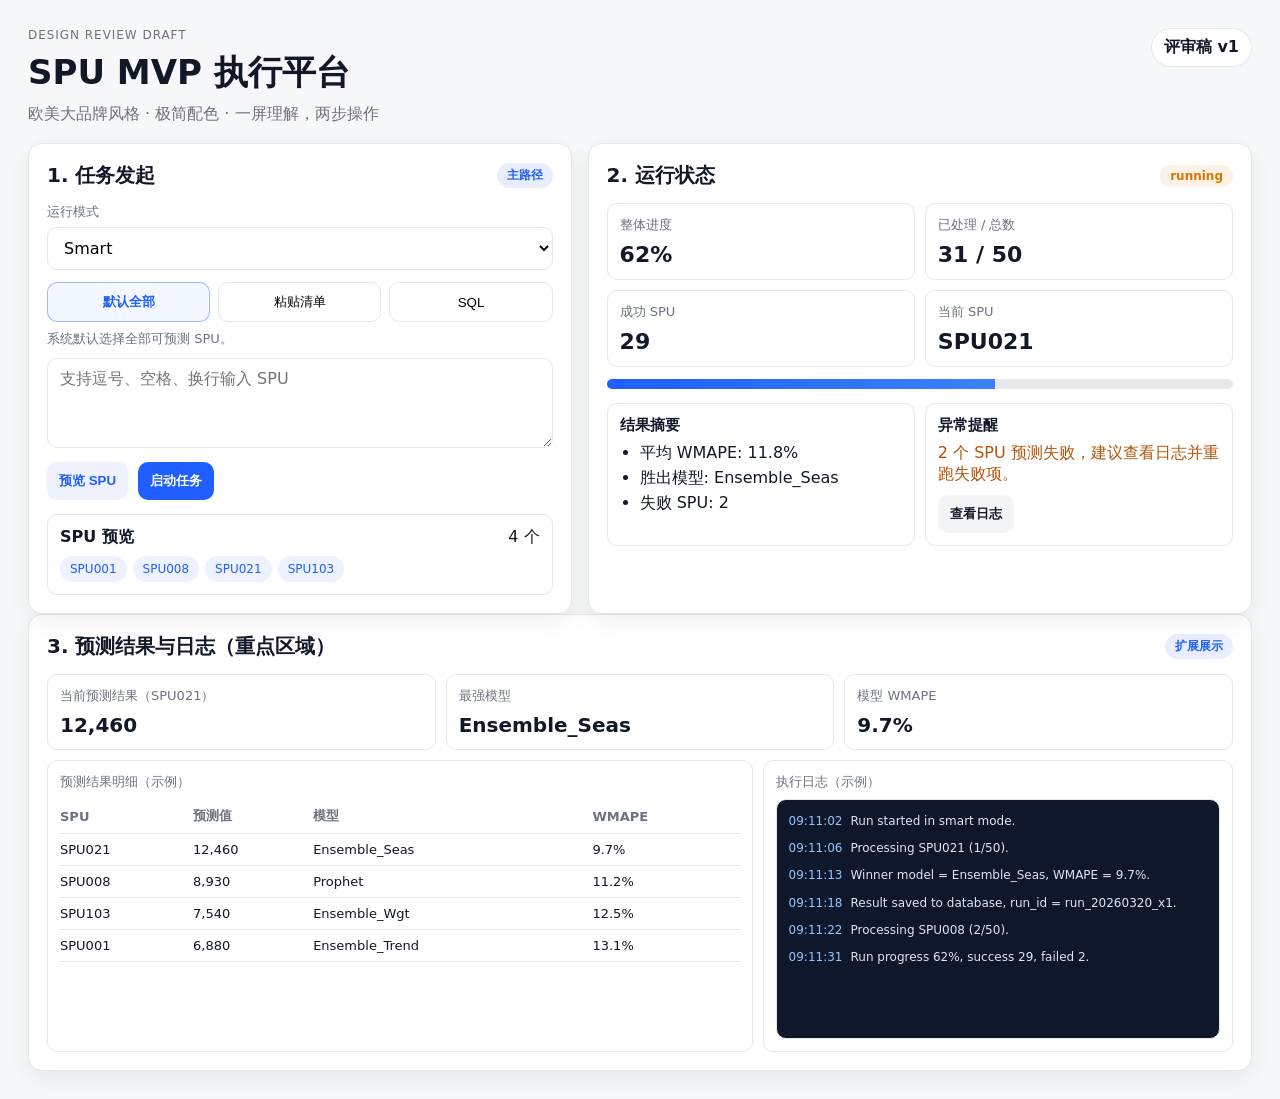
<file: frontend/design_review.html>
<!DOCTYPE html>
<html lang="zh-CN">
<head>
    <meta charset="UTF-8">
    <meta name="viewport" content="width=device-width, initial-scale=1.0">
    <title>Design Review · SPU MVP</title>
    <style>
        :root {
            --bg: #f6f7f9;
            --surface: #ffffff;
            --border: #e5e7eb;
            --text: #111827;
            --muted: #6b7280;
            --primary: #1f5eff;
            --primary-strong: #1648d8;
            --success: #0f9d58;
            --warning: #d97706;
            --radius: 14px;
            --shadow: 0 8px 24px rgba(17, 24, 39, 0.06);
        }

        * { box-sizing: border-box; }

        body {
            margin: 0;
            color: var(--text);
            background: var(--bg);
            font-family: Inter, "PingFang SC", "Microsoft YaHei", system-ui, sans-serif;
        }

        .page {
            max-width: 1280px;
            margin: 0 auto;
            padding: 28px;
        }

        .topbar {
            display: flex;
            justify-content: space-between;
            gap: 16px;
            align-items: flex-start;
            margin-bottom: 18px;
        }

        .eyebrow {
            margin: 0 0 8px;
            color: var(--muted);
            font-size: 12px;
            letter-spacing: 0.08em;
            text-transform: uppercase;
        }

        h1 { margin: 0; font-size: 34px; }
        .subtitle { margin: 8px 0 0; color: var(--muted); }

        .status-chip {
            border: 1px solid var(--border);
            background: var(--surface);
            border-radius: 999px;
            padding: 8px 12px;
            font-weight: 600;
        }

        .layout {
            display: grid;
            grid-template-columns: 0.9fr 1.1fr;
            gap: 16px;
        }

        .card {
            background: var(--surface);
            border: 1px solid var(--border);
            border-radius: var(--radius);
            box-shadow: var(--shadow);
            padding: 18px;
        }

        .card-head {
            display: flex;
            justify-content: space-between;
            align-items: center;
            margin-bottom: 14px;
        }

        .card-head h2 { margin: 0; font-size: 20px; }
        .card-head a { color: var(--primary); text-decoration: none; font-weight: 600; }

        .badge {
            background: rgba(31, 94, 255, 0.1);
            color: var(--primary);
            border-radius: 999px;
            padding: 4px 10px;
            font-size: 12px;
            font-weight: 700;
        }

        .field { display: block; margin-bottom: 12px; }
        .field span { display: block; font-size: 13px; color: var(--muted); margin-bottom: 6px; }
        select, textarea {
            width: 100%;
            border: 1px solid var(--border);
            border-radius: 10px;
            padding: 10px 12px;
            background: #fff;
            font: inherit;
        }

        textarea { min-height: 90px; resize: vertical; }

        .tabs {
            display: grid;
            grid-template-columns: repeat(3, 1fr);
            gap: 8px;
        }

        .tab {
            border: 1px solid var(--border);
            background: #fff;
            border-radius: 10px;
            padding: 10px;
            cursor: pointer;
        }

        .tab.active {
            border-color: rgba(31, 94, 255, 0.4);
            color: var(--primary);
            font-weight: 700;
            background: rgba(31, 94, 255, 0.05);
        }

        .hint { margin: 8px 0 10px; color: var(--muted); font-size: 13px; }
        .hidden { display: none; }

        .btn-row { display: flex; gap: 10px; margin-top: 10px; }

        .btn {
            border: 0;
            border-radius: 10px;
            padding: 10px 12px;
            cursor: pointer;
            font-weight: 700;
        }

        .btn.primary { background: var(--primary); color: #fff; }
        .btn.primary:hover { background: var(--primary-strong); }
        .btn.secondary { background: #eef2ff; color: var(--primary); }
        .btn.ghost { background: #f3f4f6; color: var(--text); margin-top: 10px; }

        .preview {
            margin-top: 14px;
            border: 1px solid var(--border);
            border-radius: 10px;
            padding: 12px;
        }

        .preview-head { display: flex; justify-content: space-between; margin-bottom: 8px; }
        .pills { display: flex; flex-wrap: wrap; gap: 6px; }
        .pills span {
            background: #eef2ff;
            color: var(--primary);
            border-radius: 999px;
            padding: 6px 10px;
            font-size: 12px;
        }

        .run-state {
            border-radius: 999px;
            padding: 4px 10px;
            font-size: 12px;
            font-weight: 700;
        }

        .run-state.running {
            background: rgba(217, 119, 6, 0.1);
            color: var(--warning);
        }

        .metrics {
            display: grid;
            grid-template-columns: repeat(2, minmax(0, 1fr));
            gap: 10px;
        }

        .metrics article {
            border: 1px solid var(--border);
            border-radius: 10px;
            padding: 12px;
        }

        .metrics p { margin: 0 0 8px; color: var(--muted); font-size: 13px; }
        .metrics strong { font-size: 22px; }

        .bar-wrap {
            margin: 12px 0 14px;
            height: 10px;
            border-radius: 999px;
            background: #e5e7eb;
            overflow: hidden;
        }

        .bar {
            width: 62%;
            height: 100%;
            background: linear-gradient(90deg, #1f5eff, #3b82f6);
        }

        .split {
            display: grid;
            grid-template-columns: 1fr 1fr;
            gap: 10px;
        }

        .panel {
            border: 1px solid var(--border);
            border-radius: 10px;
            padding: 12px;
        }

        .panel h3 { margin: 0 0 8px; font-size: 15px; }
        .panel ul { margin: 0; padding-left: 20px; }
        .panel li { margin: 4px 0; }
        .warn { margin: 0; color: #b45309; }

        .result-log-grid {
            display: grid;
            grid-template-columns: 1.2fr 0.8fr;
            gap: 10px;
        }

        .result-log-grid article {
            border: 1px solid var(--border);
            border-radius: 10px;
            padding: 12px;
        }

        .result-log-grid p { margin: 0 0 8px; color: var(--muted); font-size: 13px; }

        .summary-kpis {
            display: grid;
            grid-template-columns: repeat(3, minmax(0, 1fr));
            gap: 10px;
            margin-bottom: 10px;
        }

        .summary-kpis .kpi {
            border: 1px solid var(--border);
            border-radius: 10px;
            padding: 12px;
        }

        .summary-kpis .kpi p {
            margin: 0 0 8px;
            color: var(--muted);
            font-size: 13px;
        }

        .summary-kpis .kpi strong { font-size: 20px; }

        .mini-table {
            width: 100%;
            border-collapse: collapse;
            font-size: 13px;
        }

        .mini-table th,
        .mini-table td {
            text-align: left;
            border-bottom: 1px solid var(--border);
            padding: 8px 0;
        }

        .mini-table th { color: var(--muted); font-weight: 600; }

        .log-box {
            border: 1px solid var(--border);
            border-radius: 10px;
            background: #0f172a;
            color: #dbe5ff;
            padding: 12px;
            min-height: 240px;
            max-height: 300px;
            overflow: auto;
            font-size: 12px;
            line-height: 1.6;
        }

        .log-line { margin-bottom: 8px; }
        .log-time { color: #93c5fd; margin-right: 8px; }

        @media (max-width: 900px) {
            .page { padding: 16px; }
            .layout { grid-template-columns: 1fr; }
            .split { grid-template-columns: 1fr; }
            .result-log-grid { grid-template-columns: 1fr; }
            .summary-kpis { grid-template-columns: 1fr; }
        }
    </style>
</head>
<body>
    <div class="page">
        <header class="topbar">
            <div>
                <p class="eyebrow">Design Review Draft</p>
                <h1>SPU MVP 执行平台</h1>
                <p class="subtitle">欧美大品牌风格 · 极简配色 · 一屏理解，两步操作</p>
            </div>
            <div class="status-chip">评审稿 v1</div>
        </header>

        <main class="layout">
            <section class="card">
                <div class="card-head">
                    <h2>1. 任务发起</h2>
                    <span class="badge">主路径</span>
                </div>
                <label class="field">
                    <span>运行模式</span>
                    <select>
                        <option>Fast</option>
                        <option selected>Smart</option>
                        <option>Full</option>
                    </select>
                </label>
                <div class="tabs">
                    <button class="tab active" data-target="all">默认全部</button>
                    <button class="tab" data-target="manual">粘贴清单</button>
                    <button class="tab" data-target="sql">SQL</button>
                </div>
                <p id="tabHint" class="hint">系统默认选择全部可预测 SPU。</p>

                <div class="input-area" id="manualPanel">
                    <textarea placeholder="支持逗号、空格、换行输入 SPU"></textarea>
                </div>
                <div class="input-area hidden" id="sqlPanel">
                    <textarea placeholder="仅允许返回单列 spu 的 SELECT 语句"></textarea>
                </div>

                <div class="btn-row">
                    <button class="btn secondary">预览 SPU</button>
                    <button class="btn primary">启动任务</button>
                </div>
                <div class="preview">
                    <div class="preview-head">
                        <strong>SPU 预览</strong>
                        <span>4 个</span>
                    </div>
                    <div class="pills">
                        <span>SPU001</span><span>SPU008</span><span>SPU021</span><span>SPU103</span>
                    </div>
                </div>
            </section>

            <section class="card">
                <div class="card-head">
                    <h2>2. 运行状态</h2>
                    <span class="run-state running">running</span>
                </div>
                <div class="metrics">
                    <article><p>整体进度</p><strong>62%</strong></article>
                    <article><p>已处理 / 总数</p><strong>31 / 50</strong></article>
                    <article><p>成功 SPU</p><strong>29</strong></article>
                    <article><p>当前 SPU</p><strong>SPU021</strong></article>
                </div>
                <div class="bar-wrap"><div class="bar"></div></div>
                <div class="split">
                    <div class="panel">
                        <h3>结果摘要</h3>
                        <ul>
                            <li>平均 WMAPE: 11.8%</li>
                            <li>胜出模型: Ensemble_Seas</li>
                            <li>失败 SPU: 2</li>
                        </ul>
                    </div>
                    <div class="panel">
                        <h3>异常提醒</h3>
                        <p class="warn">2 个 SPU 预测失败，建议查看日志并重跑失败项。</p>
                        <button class="btn ghost">查看日志</button>
                    </div>
                </div>
            </section>
        </main>

        <section class="card">
            <div class="card-head">
                <h2>3. 预测结果与日志（重点区域）</h2>
                <span class="badge">扩展展示</span>
            </div>
            <div class="summary-kpis">
                <div class="kpi">
                    <p>当前预测结果（SPU021）</p>
                    <strong>12,460</strong>
                </div>
                <div class="kpi">
                    <p>最强模型</p>
                    <strong>Ensemble_Seas</strong>
                </div>
                <div class="kpi">
                    <p>模型 WMAPE</p>
                    <strong>9.7%</strong>
                </div>
            </div>
            <div class="result-log-grid">
                <article>
                    <p>预测结果明细（示例）</p>
                    <table class="mini-table">
                        <thead>
                            <tr>
                                <th>SPU</th>
                                <th>预测值</th>
                                <th>模型</th>
                                <th>WMAPE</th>
                            </tr>
                        </thead>
                        <tbody>
                            <tr><td>SPU021</td><td>12,460</td><td>Ensemble_Seas</td><td>9.7%</td></tr>
                            <tr><td>SPU008</td><td>8,930</td><td>Prophet</td><td>11.2%</td></tr>
                            <tr><td>SPU103</td><td>7,540</td><td>Ensemble_Wgt</td><td>12.5%</td></tr>
                            <tr><td>SPU001</td><td>6,880</td><td>Ensemble_Trend</td><td>13.1%</td></tr>
                        </tbody>
                    </table>
                </article>
                <article>
                    <p>执行日志（示例）</p>
                    <div class="log-box">
                        <div class="log-line"><span class="log-time">09:11:02</span>Run started in smart mode.</div>
                        <div class="log-line"><span class="log-time">09:11:06</span>Processing SPU021 (1/50).</div>
                        <div class="log-line"><span class="log-time">09:11:13</span>Winner model = Ensemble_Seas, WMAPE = 9.7%.</div>
                        <div class="log-line"><span class="log-time">09:11:18</span>Result saved to database, run_id = run_20260320_x1.</div>
                        <div class="log-line"><span class="log-time">09:11:22</span>Processing SPU008 (2/50).</div>
                        <div class="log-line"><span class="log-time">09:11:31</span>Run progress 62%, success 29, failed 2.</div>
                    </div>
                </article>
            </div>
        </section>
    </div>
    <script>
        const hint = document.getElementById("tabHint");
        const manualPanel = document.getElementById("manualPanel");
        const sqlPanel = document.getElementById("sqlPanel");
        const messages = {
            all: "系统默认选择全部可预测 SPU。",
            manual: "支持逗号、空格、换行输入，系统自动去重。",
            sql: "仅允许返回单列 spu 的 SELECT 语句。",
        };

        document.querySelectorAll(".tab").forEach((button) => {
            button.addEventListener("click", () => {
                document.querySelectorAll(".tab").forEach((tab) => tab.classList.remove("active"));
                button.classList.add("active");
                const mode = button.dataset.target;
                hint.textContent = messages[mode];
                manualPanel.classList.toggle("hidden", mode !== "manual");
                sqlPanel.classList.toggle("hidden", mode !== "sql");
            });
        });
    </script>
</body>
</html>
</file>
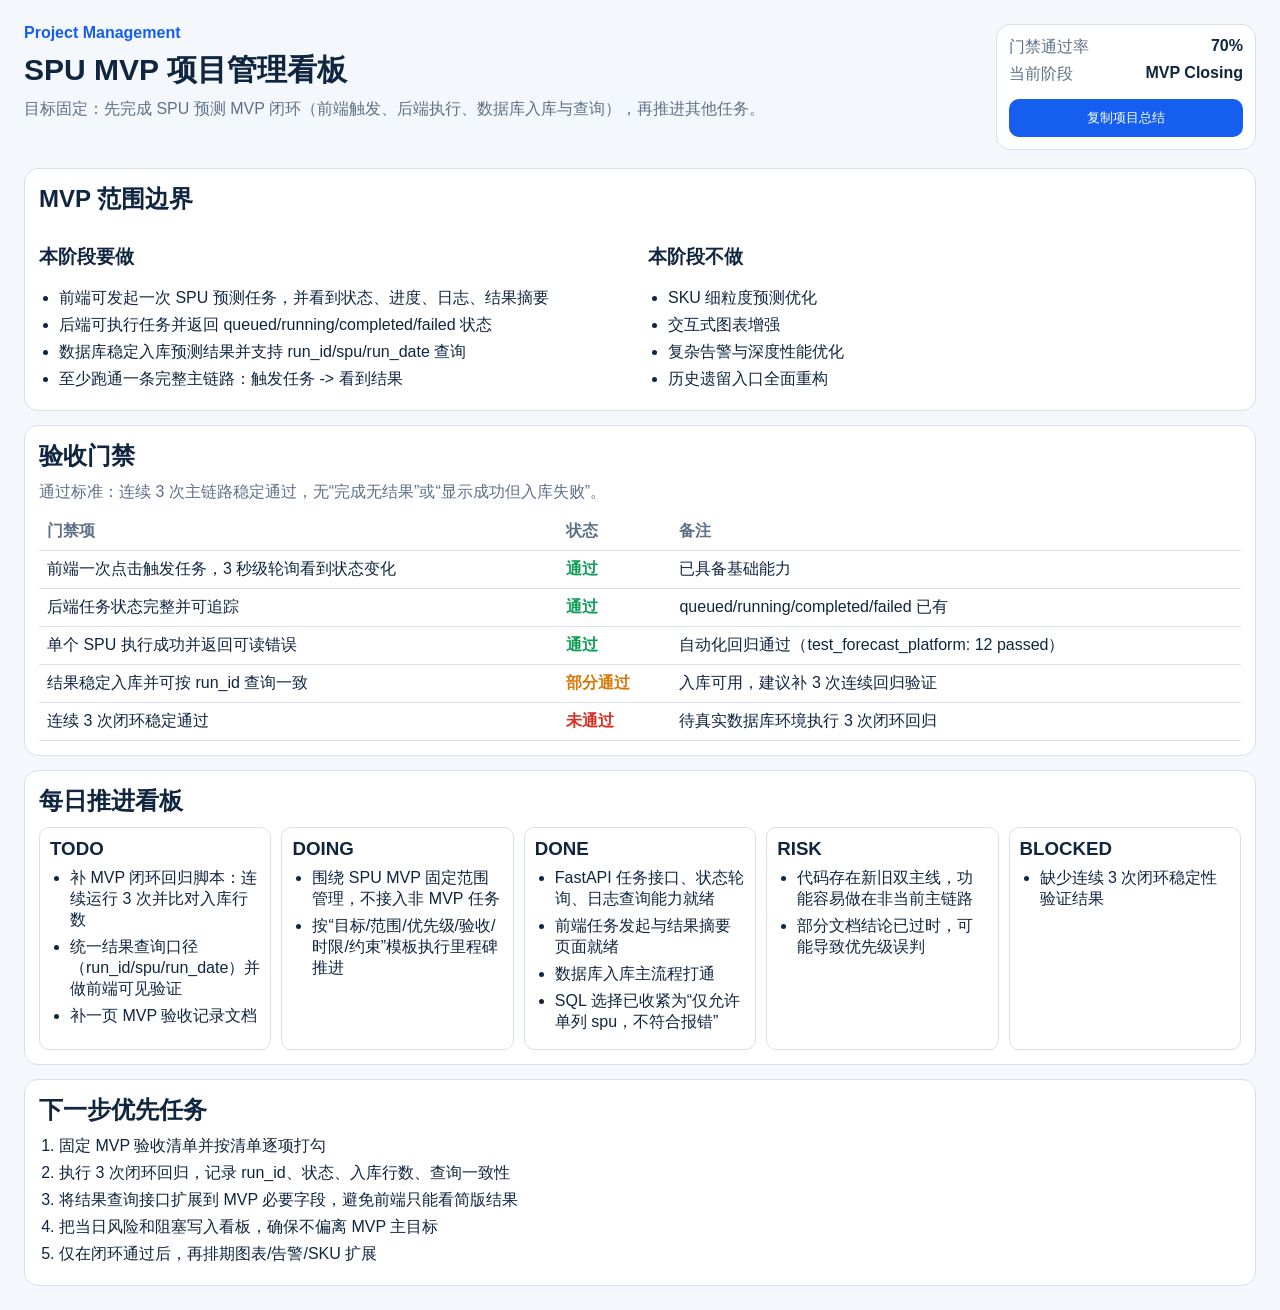
<file: frontend/pm_dashboard.html>
<!DOCTYPE html>
<html lang="zh-CN">
<head>
  <meta charset="UTF-8">
  <meta name="viewport" content="width=device-width, initial-scale=1.0">
  <title>SPU MVP 项目管理看板</title>
  <link rel="stylesheet" href="/static/pm-dashboard.css">
</head>
<body>
  <div class="page">
    <header class="hero">
      <div>
        <p class="tag">Project Management</p>
        <h1>SPU MVP 项目管理看板</h1>
        <p class="sub">
          目标固定：先完成 SPU 预测 MVP 闭环（前端触发、后端执行、数据库入库与查询），再推进其他任务。
        </p>
      </div>
      <div class="hero-card">
        <div class="kpi">
          <span>门禁通过率</span>
          <strong id="gatePassRate">0%</strong>
        </div>
        <div class="kpi">
          <span>当前阶段</span>
          <strong id="projectPhase">MVP Closing</strong>
        </div>
        <button id="copySummaryBtn" class="btn">复制项目总结</button>
      </div>
    </header>

    <main class="grid">
      <section class="panel">
        <h2>MVP 范围边界</h2>
        <div class="columns">
          <div>
            <h3>本阶段要做</h3>
            <ul id="scopeIn"></ul>
          </div>
          <div>
            <h3>本阶段不做</h3>
            <ul id="scopeOut"></ul>
          </div>
        </div>
      </section>

      <section class="panel">
        <h2>验收门禁</h2>
        <p class="hint">通过标准：连续 3 次主链路稳定通过，无“完成无结果”或“显示成功但入库失败”。</p>
        <table>
          <thead>
            <tr>
              <th>门禁项</th>
              <th>状态</th>
              <th>备注</th>
            </tr>
          </thead>
          <tbody id="gateTableBody"></tbody>
        </table>
      </section>

      <section class="panel">
        <h2>每日推进看板</h2>
        <div class="board">
          <article>
            <h3>TODO</h3>
            <ul id="todoList"></ul>
          </article>
          <article>
            <h3>DOING</h3>
            <ul id="doingList"></ul>
          </article>
          <article>
            <h3>DONE</h3>
            <ul id="doneList"></ul>
          </article>
          <article>
            <h3>RISK</h3>
            <ul id="riskList"></ul>
          </article>
          <article>
            <h3>BLOCKED</h3>
            <ul id="blockedList"></ul>
          </article>
        </div>
      </section>

      <section class="panel">
        <h2>下一步优先任务</h2>
        <ol id="nextActions"></ol>
      </section>
    </main>
  </div>

  <script src="/static/pm-dashboard.js"></script>
</body>
</html>
</file>
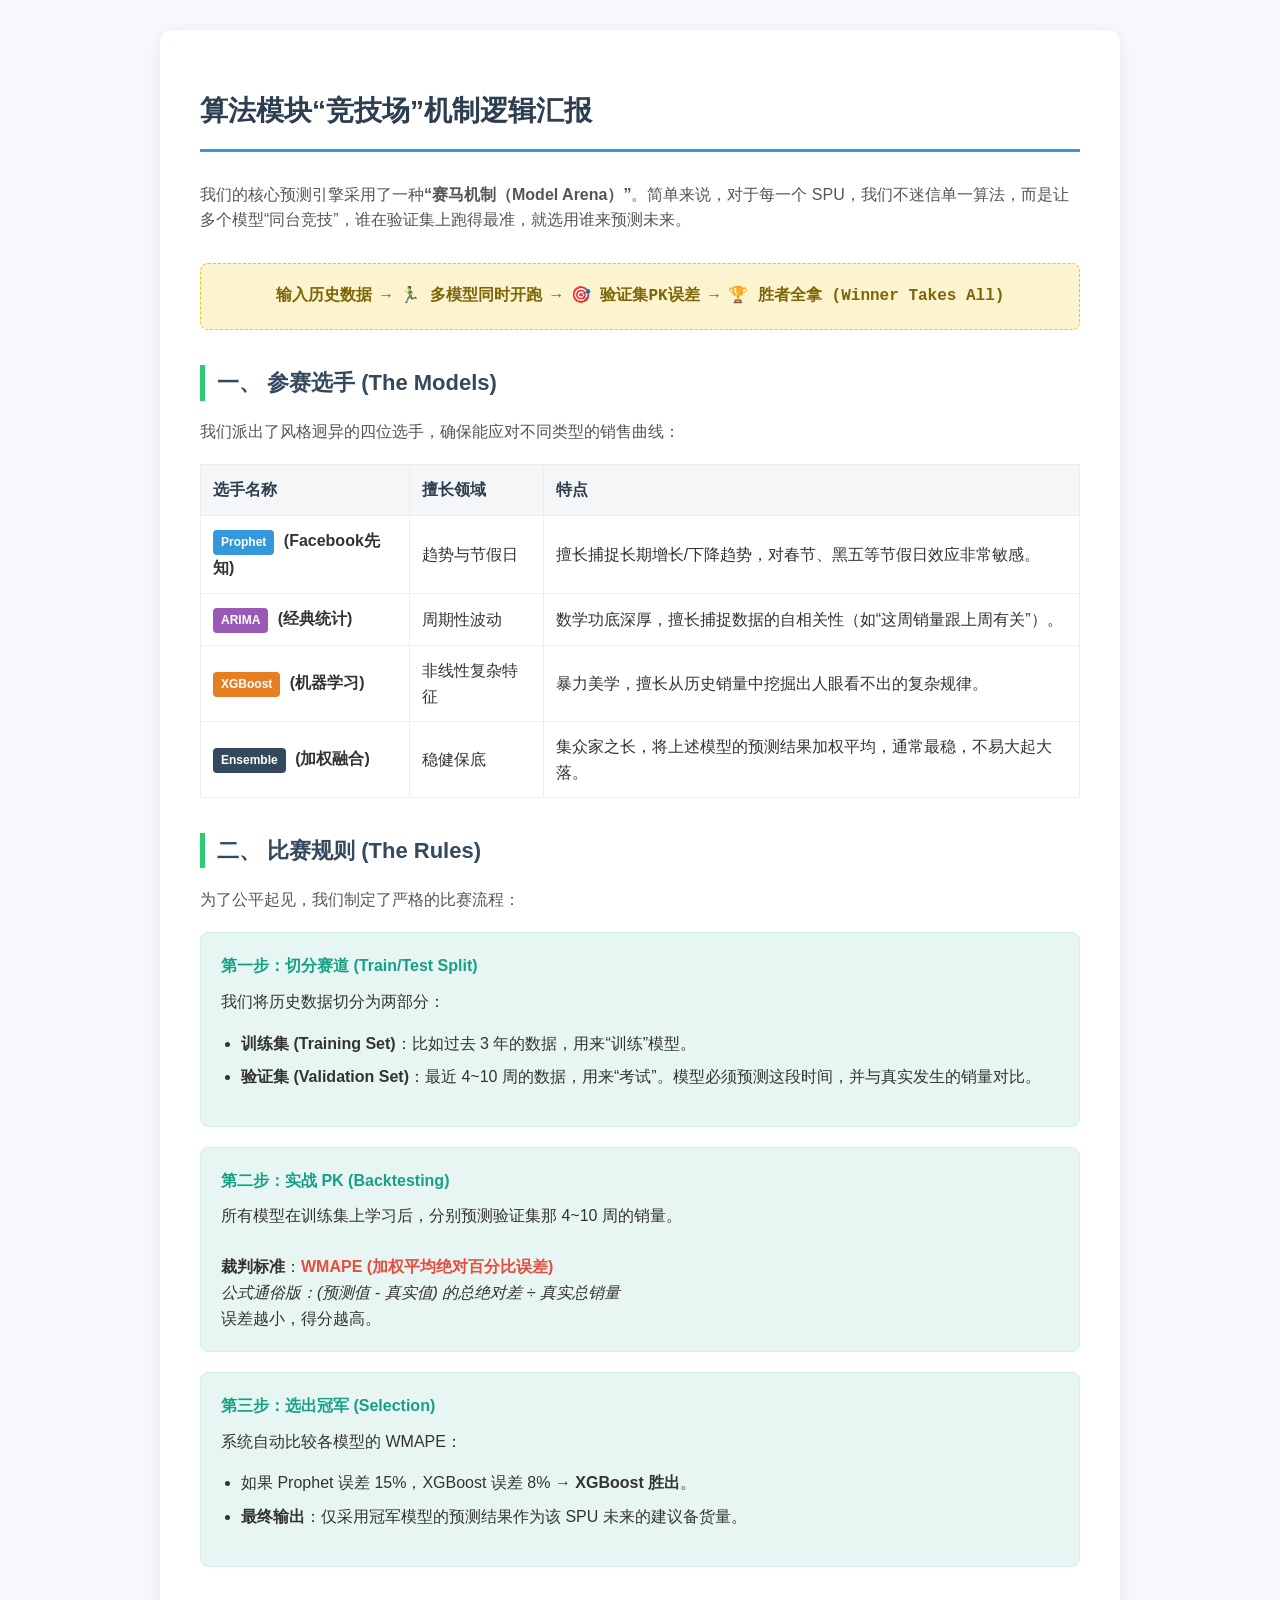
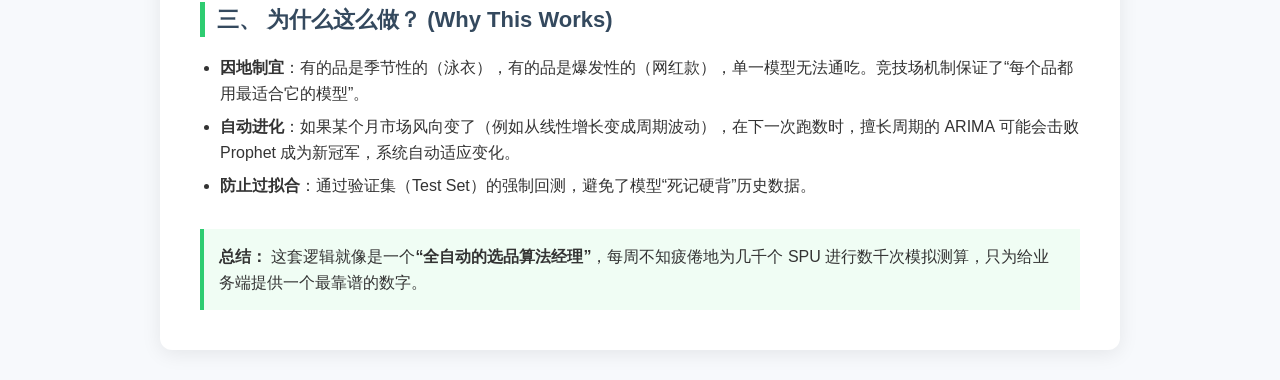
<file: ui/prototypes/algorithm_arena_logic.html>
<!DOCTYPE html>
<html lang="zh-CN">
<head>
    <meta charset="UTF-8">
    <meta name="viewport" content="width=device-width, initial-scale=1.0">
    <title>算法模块“竞技场”机制逻辑汇报</title>
    <style>
        body {
            font-family: -apple-system, BlinkMacSystemFont, "Segoe UI", Roboto, "Helvetica Neue", Arial, sans-serif;
            line-height: 1.6;
            color: #333;
            max-width: 960px;
            margin: 0 auto;
            padding: 30px;
            background-color: #f7f9fc;
        }
        .container {
            background-color: #fff;
            padding: 40px;
            border-radius: 12px;
            box-shadow: 0 4px 20px rgba(0,0,0,0.08);
        }
        h1 {
            color: #2c3e50;
            border-bottom: 3px solid #3498db;
            padding-bottom: 15px;
            margin-bottom: 30px;
            font-size: 28px;
        }
        h2 {
            color: #34495e;
            margin-top: 35px;
            border-left: 5px solid #2ecc71;
            padding-left: 12px;
            font-size: 22px;
        }
        h3 {
            color: #555;
            margin-top: 25px;
            font-size: 18px;
        }
        p {
            margin-bottom: 15px;
            color: #555;
        }
        .highlight {
            color: #e74c3c;
            font-weight: bold;
        }
        .step-box {
            background-color: #e8f6f3;
            border: 1px solid #d1f2eb;
            padding: 20px;
            margin: 20px 0;
            border-radius: 8px;
        }
        .step-title {
            font-weight: bold;
            color: #16a085;
            margin-bottom: 10px;
            display: block;
        }
        ul {
            padding-left: 20px;
        }
        li {
            margin-bottom: 8px;
        }
        .flow-diagram {
            background-color: #fcf3cf;
            padding: 20px;
            border-radius: 8px;
            text-align: center;
            font-family: "Courier New", monospace;
            font-weight: bold;
            color: #7d6608;
            margin: 30px 0;
            border: 1px dashed #f1c40f;
        }
        table {
            width: 100%;
            border-collapse: collapse;
            margin: 20px 0;
        }
        th, td {
            padding: 12px;
            border: 1px solid #eee;
            text-align: left;
        }
        th {
            background-color: #f4f6f7;
            color: #2c3e50;
        }
        .model-tag {
            display: inline-block;
            padding: 3px 8px;
            border-radius: 4px;
            font-size: 12px;
            font-weight: bold;
            color: white;
            margin-right: 5px;
        }
        .tag-prophet { background-color: #3498db; }
        .tag-arima { background-color: #9b59b6; }
        .tag-xgb { background-color: #e67e22; }
        .tag-ensemble { background-color: #34495e; }
    </style>
</head>
<body>
    <div class="container">
        <h1>算法模块“竞技场”机制逻辑汇报</h1>
        
        <p>我们的核心预测引擎采用了一种<strong>“赛马机制（Model Arena）”</strong>。简单来说，对于每一个 SPU，我们不迷信单一算法，而是让多个模型“同台竞技”，谁在验证集上跑得最准，就选用谁来预测未来。</p>

        <div class="flow-diagram">
            输入历史数据 &rarr; 🏃‍♂️ 多模型同时开跑 &rarr; 🎯 验证集PK误差 &rarr; 🏆 胜者全拿 (Winner Takes All)
        </div>

        <h2>一、 参赛选手 (The Models)</h2>
        <p>我们派出了风格迥异的四位选手，确保能应对不同类型的销售曲线：</p>
        <table>
            <thead>
                <tr>
                    <th>选手名称</th>
                    <th>擅长领域</th>
                    <th>特点</th>
                </tr>
            </thead>
            <tbody>
                <tr>
                    <td><span class="model-tag tag-prophet">Prophet</span> <strong>(Facebook先知)</strong></td>
                    <td>趋势与节假日</td>
                    <td>擅长捕捉长期增长/下降趋势，对春节、黑五等节假日效应非常敏感。</td>
                </tr>
                <tr>
                    <td><span class="model-tag tag-arima">ARIMA</span> <strong>(经典统计)</strong></td>
                    <td>周期性波动</td>
                    <td>数学功底深厚，擅长捕捉数据的自相关性（如“这周销量跟上周有关”）。</td>
                </tr>
                <tr>
                    <td><span class="model-tag tag-xgb">XGBoost</span> <strong>(机器学习)</strong></td>
                    <td>非线性复杂特征</td>
                    <td>暴力美学，擅长从历史销量中挖掘出人眼看不出的复杂规律。</td>
                </tr>
                <tr>
                    <td><span class="model-tag tag-ensemble">Ensemble</span> <strong>(加权融合)</strong></td>
                    <td>稳健保底</td>
                    <td>集众家之长，将上述模型的预测结果加权平均，通常最稳，不易大起大落。</td>
                </tr>
            </tbody>
        </table>

        <h2>二、 比赛规则 (The Rules)</h2>
        <p>为了公平起见，我们制定了严格的比赛流程：</p>

        <div class="step-box">
            <span class="step-title">第一步：切分赛道 (Train/Test Split)</span>
            我们将历史数据切分为两部分：
            <ul>
                <li><strong>训练集 (Training Set)</strong>：比如过去 3 年的数据，用来“训练”模型。</li>
                <li><strong>验证集 (Validation Set)</strong>：最近 4~10 周的数据，用来“考试”。模型必须预测这段时间，并与真实发生的销量对比。</li>
            </ul>
        </div>

        <div class="step-box">
            <span class="step-title">第二步：实战 PK (Backtesting)</span>
            所有模型在训练集上学习后，分别预测验证集那 4~10 周的销量。
            <br><br>
            <strong>裁判标准</strong>：<span class="highlight">WMAPE (加权平均绝对百分比误差)</span>
            <br>
            <em>公式通俗版：(预测值 - 真实值) 的总绝对差 ÷ 真实总销量</em>
            <br>
            误差越小，得分越高。
        </div>

        <div class="step-box">
            <span class="step-title">第三步：选出冠军 (Selection)</span>
            系统自动比较各模型的 WMAPE：
            <ul>
                <li>如果 Prophet 误差 15%，XGBoost 误差 8% &rarr; <strong>XGBoost 胜出</strong>。</li>
                <li><strong>最终输出</strong>：仅采用冠军模型的预测结果作为该 SPU 未来的建议备货量。</li>
            </ul>
        </div>

        <h2>三、 为什么这么做？ (Why This Works)</h2>
        <ul>
            <li><strong>因地制宜</strong>：有的品是季节性的（泳衣），有的品是爆发性的（网红款），单一模型无法通吃。竞技场机制保证了“每个品都用最适合它的模型”。</li>
            <li><strong>自动进化</strong>：如果某个月市场风向变了（例如从线性增长变成周期波动），在下一次跑数时，擅长周期的 ARIMA 可能会击败 Prophet 成为新冠军，系统自动适应变化。</li>
            <li><strong>防止过拟合</strong>：通过验证集（Test Set）的强制回测，避免了模型“死记硬背”历史数据。</li>
        </ul>

        <div class="box" style="background-color: #f0fdf4; border-left: 4px solid #2ecc71; padding: 15px; margin-top: 30px;">
            <strong>总结：</strong> 这套逻辑就像是一个<strong>“全自动的选品算法经理”</strong>，每周不知疲倦地为几千个 SPU 进行数千次模拟测算，只为给业务端提供一个最靠谱的数字。
        </div>
    </div>
</body>
</html>
</file>
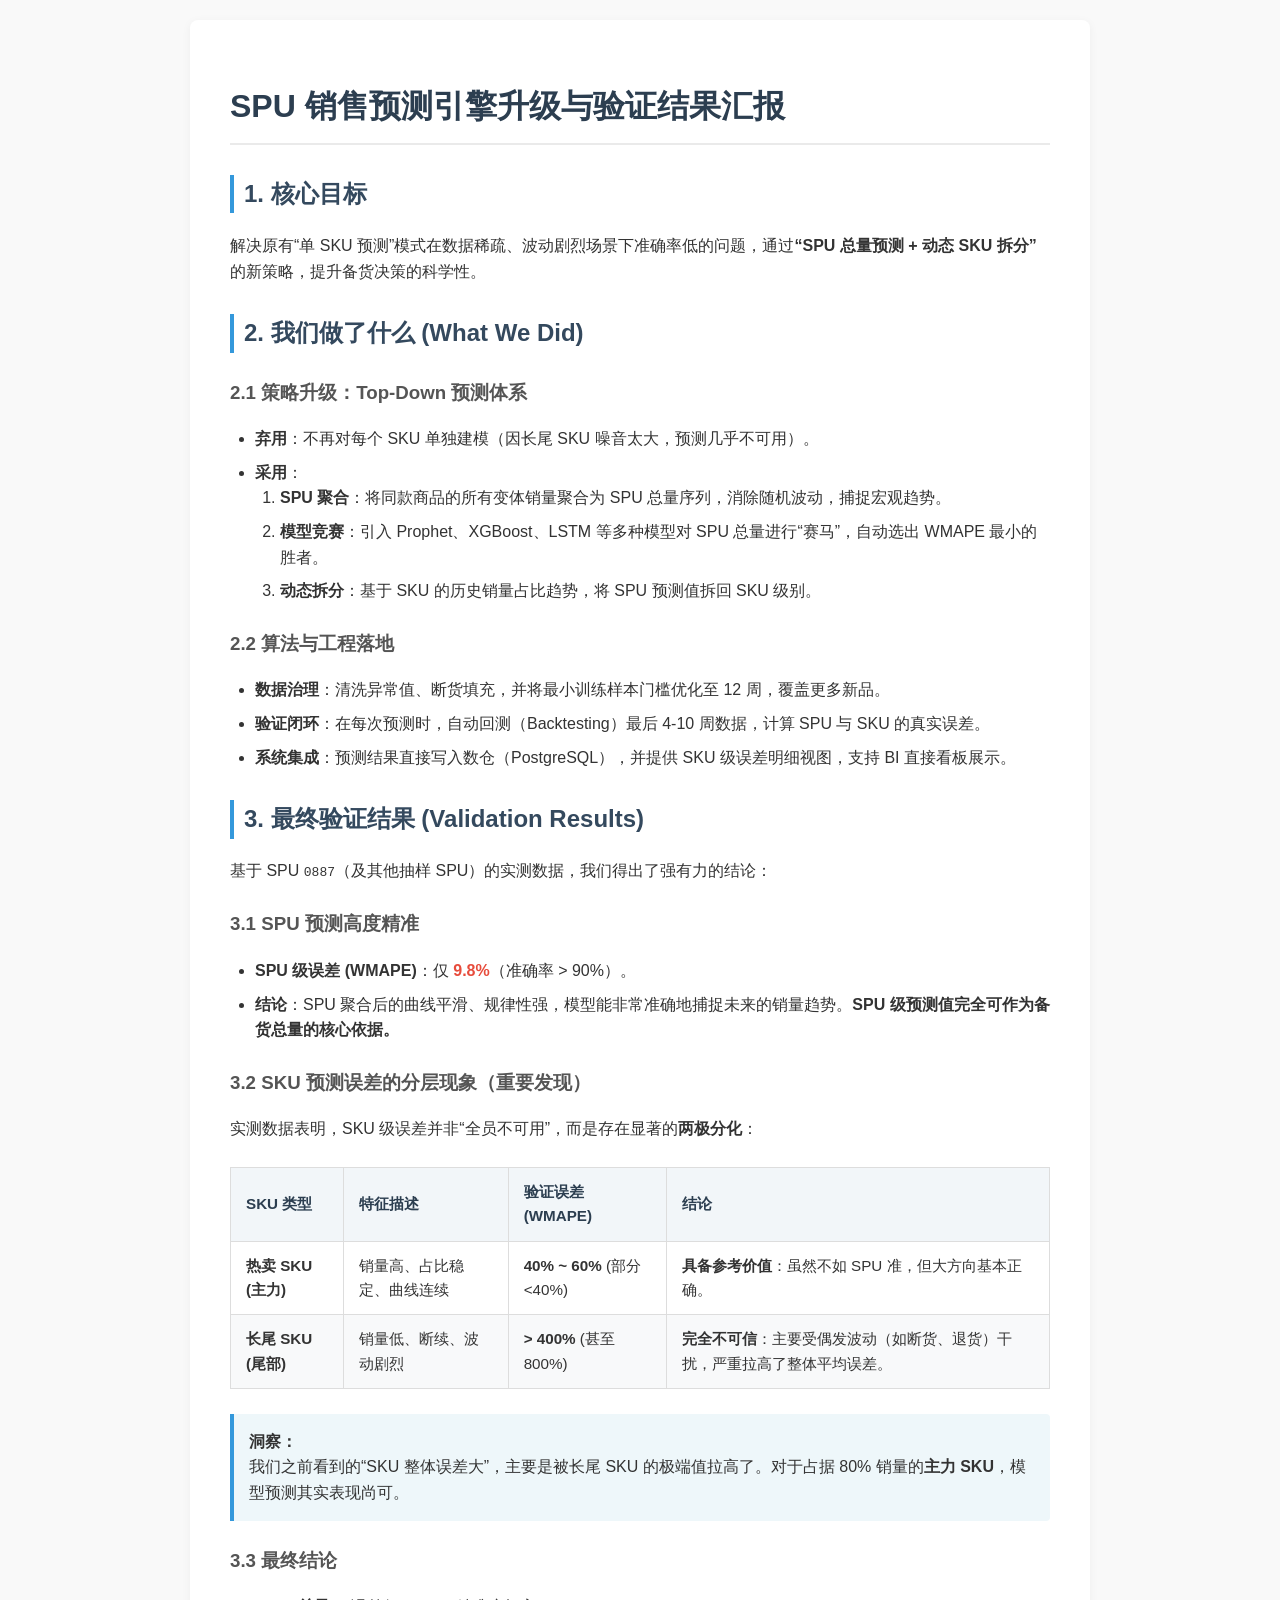
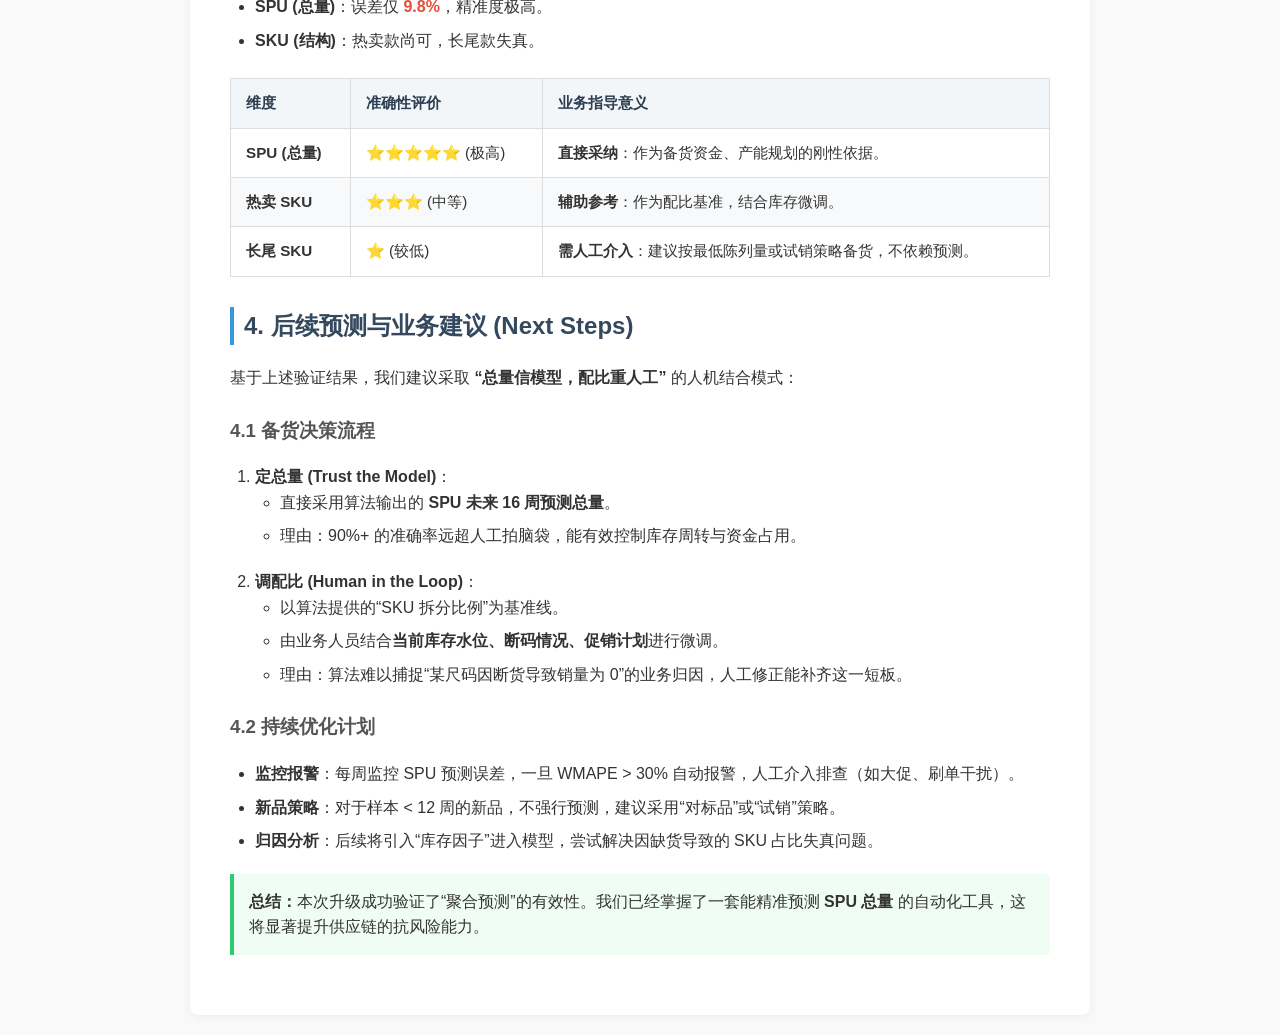
<file: ui/prototypes/report_preview.html>
<!DOCTYPE html>
<html lang="zh-CN">
<head>
    <meta charset="UTF-8">
    <meta name="viewport" content="width=device-width, initial-scale=1.0">
    <title>SPU 销售预测引擎升级与验证结果汇报</title>
    <style>
        body {
            font-family: -apple-system, BlinkMacSystemFont, "Segoe UI", Roboto, "Helvetica Neue", Arial, sans-serif;
            line-height: 1.6;
            color: #333;
            max-width: 900px;
            margin: 0 auto;
            padding: 20px;
            background-color: #f9f9f9;
        }
        .container {
            background-color: #fff;
            padding: 40px;
            border-radius: 8px;
            box-shadow: 0 2px 10px rgba(0,0,0,0.05);
        }
        h1 {
            color: #2c3e50;
            border-bottom: 2px solid #eaeaea;
            padding-bottom: 10px;
            margin-bottom: 30px;
        }
        h2 {
            color: #34495e;
            margin-top: 30px;
            border-left: 4px solid #3498db;
            padding-left: 10px;
        }
        h3 {
            color: #555;
            margin-top: 25px;
        }
        p {
            margin-bottom: 15px;
        }
        ul, ol {
            margin-bottom: 20px;
            padding-left: 25px;
        }
        li {
            margin-bottom: 8px;
        }
        table {
            width: 100%;
            border-collapse: collapse;
            margin: 25px 0;
            font-size: 0.95em;
        }
        th, td {
            padding: 12px 15px;
            border: 1px solid #ddd;
            text-align: left;
        }
        th {
            background-color: #f2f6f9;
            font-weight: 600;
            color: #2c3e50;
        }
        tr:nth-child(even) {
            background-color: #f8f9fa;
        }
        .highlight {
            color: #e74c3c;
            font-weight: bold;
        }
        .box {
            background-color: #eef7fa;
            border-left: 4px solid #3498db;
            padding: 15px;
            margin: 20px 0;
            border-radius: 0 4px 4px 0;
        }
        .star {
            color: #f39c12;
        }
    </style>
</head>
<body>
    <div class="container">
        <h1>SPU 销售预测引擎升级与验证结果汇报</h1>

        <h2>1. 核心目标</h2>
        <p>解决原有“单 SKU 预测”模式在数据稀疏、波动剧烈场景下准确率低的问题，通过<strong>“SPU 总量预测 + 动态 SKU 拆分”</strong>的新策略，提升备货决策的科学性。</p>

        <h2>2. 我们做了什么 (What We Did)</h2>

        <h3>2.1 策略升级：Top-Down 预测体系</h3>
        <ul>
            <li><strong>弃用</strong>：不再对每个 SKU 单独建模（因长尾 SKU 噪音太大，预测几乎不可用）。</li>
            <li><strong>采用</strong>：
                <ol>
                    <li><strong>SPU 聚合</strong>：将同款商品的所有变体销量聚合为 SPU 总量序列，消除随机波动，捕捉宏观趋势。</li>
                    <li><strong>模型竞赛</strong>：引入 Prophet、XGBoost、LSTM 等多种模型对 SPU 总量进行“赛马”，自动选出 WMAPE 最小的胜者。</li>
                    <li><strong>动态拆分</strong>：基于 SKU 的历史销量占比趋势，将 SPU 预测值拆回 SKU 级别。</li>
                </ol>
            </li>
        </ul>

        <h3>2.2 算法与工程落地</h3>
        <ul>
            <li><strong>数据治理</strong>：清洗异常值、断货填充，并将最小训练样本门槛优化至 12 周，覆盖更多新品。</li>
            <li><strong>验证闭环</strong>：在每次预测时，自动回测（Backtesting）最后 4-10 周数据，计算 SPU 与 SKU 的真实误差。</li>
            <li><strong>系统集成</strong>：预测结果直接写入数仓（PostgreSQL），并提供 SKU 级误差明细视图，支持 BI 直接看板展示。</li>
        </ul>

        <h2>3. 最终验证结果 (Validation Results)</h2>
        <p>基于 SPU <code>0887</code>（及其他抽样 SPU）的实测数据，我们得出了强有力的结论：</p>

        <h3>3.1 SPU 预测高度精准</h3>
        <ul>
            <li><strong>SPU 级误差 (WMAPE)</strong>：仅 <span class="highlight">9.8%</span>（准确率 > 90%）。</li>
            <li><strong>结论</strong>：SPU 聚合后的曲线平滑、规律性强，模型能非常准确地捕捉未来的销量趋势。<strong>SPU 级预测值完全可作为备货总量的核心依据。</strong></li>
        </ul>

        <h3>3.2 SKU 预测误差的分层现象（重要发现）</h3>
        <p>实测数据表明，SKU 级误差并非“全员不可用”，而是存在显著的<strong>两极分化</strong>：</p>

        <table>
            <thead>
                <tr>
                    <th>SKU 类型</th>
                    <th>特征描述</th>
                    <th>验证误差 (WMAPE)</th>
                    <th>结论</th>
                </tr>
            </thead>
            <tbody>
                <tr>
                    <td><strong>热卖 SKU (主力)</strong></td>
                    <td>销量高、占比稳定、曲线连续</td>
                    <td><strong>40% ~ 60%</strong> (部分&lt;40%)</td>
                    <td><strong>具备参考价值</strong>：虽然不如 SPU 准，但大方向基本正确。</td>
                </tr>
                <tr>
                    <td><strong>长尾 SKU (尾部)</strong></td>
                    <td>销量低、断续、波动剧烈</td>
                    <td><strong>&gt; 400%</strong> (甚至 800%)</td>
                    <td><strong>完全不可信</strong>：主要受偶发波动（如断货、退货）干扰，严重拉高了整体平均误差。</td>
                </tr>
            </tbody>
        </table>

        <div class="box">
            <strong>洞察：</strong><br>
            我们之前看到的“SKU 整体误差大”，主要是被长尾 SKU 的极端值拉高了。对于占据 80% 销量的<strong>主力 SKU</strong>，模型预测其实表现尚可。
        </div>

        <h3>3.3 最终结论</h3>
        <ul>
            <li><strong>SPU (总量)</strong>：误差仅 <span class="highlight">9.8%</span>，精准度极高。</li>
            <li><strong>SKU (结构)</strong>：热卖款尚可，长尾款失真。</li>
        </ul>

        <table>
            <thead>
                <tr>
                    <th>维度</th>
                    <th>准确性评价</th>
                    <th>业务指导意义</th>
                </tr>
            </thead>
            <tbody>
                <tr>
                    <td><strong>SPU (总量)</strong></td>
                    <td><span class="star">⭐⭐⭐⭐⭐</span> (极高)</td>
                    <td><strong>直接采纳</strong>：作为备货资金、产能规划的刚性依据。</td>
                </tr>
                <tr>
                    <td><strong>热卖 SKU</strong></td>
                    <td><span class="star">⭐⭐⭐</span> (中等)</td>
                    <td><strong>辅助参考</strong>：作为配比基准，结合库存微调。</td>
                </tr>
                <tr>
                    <td><strong>长尾 SKU</strong></td>
                    <td><span class="star">⭐</span> (较低)</td>
                    <td><strong>需人工介入</strong>：建议按最低陈列量或试销策略备货，不依赖预测。</td>
                </tr>
            </tbody>
        </table>

        <h2>4. 后续预测与业务建议 (Next Steps)</h2>
        <p>基于上述验证结果，我们建议采取 <strong>“总量信模型，配比重人工”</strong> 的人机结合模式：</p>

        <h3>4.1 备货决策流程</h3>
        <ol>
            <li>
                <strong>定总量 (Trust the Model)</strong>：
                <ul>
                    <li>直接采用算法输出的 <strong>SPU 未来 16 周预测总量</strong>。</li>
                    <li>理由：90%+ 的准确率远超人工拍脑袋，能有效控制库存周转与资金占用。</li>
                </ul>
            </li>
            <li>
                <strong>调配比 (Human in the Loop)</strong>：
                <ul>
                    <li>以算法提供的“SKU 拆分比例”为基准线。</li>
                    <li>由业务人员结合<strong>当前库存水位、断码情况、促销计划</strong>进行微调。</li>
                    <li>理由：算法难以捕捉“某尺码因断货导致销量为 0”的业务归因，人工修正能补齐这一短板。</li>
                </ul>
            </li>
        </ol>

        <h3>4.2 持续优化计划</h3>
        <ul>
            <li><strong>监控报警</strong>：每周监控 SPU 预测误差，一旦 WMAPE > 30% 自动报警，人工介入排查（如大促、刷单干扰）。</li>
            <li><strong>新品策略</strong>：对于样本 &lt; 12 周的新品，不强行预测，建议采用“对标品”或“试销”策略。</li>
            <li><strong>归因分析</strong>：后续将引入“库存因子”进入模型，尝试解决因缺货导致的 SKU 占比失真问题。</li>
        </ul>

        <div class="box" style="background-color: #f0fdf4; border-left-color: #2ecc71;">
            <strong>总结：</strong>本次升级成功验证了“聚合预测”的有效性。我们已经掌握了一套能精准预测 <strong>SPU 总量</strong> 的自动化工具，这将显著提升供应链的抗风险能力。
        </div>
    </div>
</body>
</html>
</file>
<file: static/pm-dashboard.css>
:root {
  --bg: #f4f7fb;
  --panel: #ffffff;
  --line: #d8e0ea;
  --text: #10253f;
  --muted: #5e7087;
  --accent: #155eef;
  --ok: #0f9d58;
  --warn: #d97706;
  --bad: #d92d20;
}

* {
  box-sizing: border-box;
}

body {
  margin: 0;
  font-family: "Segoe UI", "PingFang SC", "Microsoft YaHei", sans-serif;
  background: var(--bg);
  color: var(--text);
}

.page {
  max-width: 1320px;
  margin: 0 auto;
  padding: 24px;
}

.hero {
  display: flex;
  justify-content: space-between;
  align-items: flex-start;
  gap: 16px;
  margin-bottom: 18px;
}

.tag {
  margin: 0;
  color: var(--accent);
  font-weight: 700;
}

h1 {
  margin: 8px 0;
  font-size: 30px;
}

.sub {
  margin: 0;
  color: var(--muted);
  max-width: 840px;
}

.hero-card {
  min-width: 260px;
  background: var(--panel);
  border: 1px solid var(--line);
  border-radius: 14px;
  padding: 12px;
}

.kpi {
  display: flex;
  justify-content: space-between;
  margin-bottom: 6px;
}

.kpi span {
  color: var(--muted);
}

.btn {
  width: 100%;
  margin-top: 8px;
  border: 0;
  border-radius: 10px;
  padding: 10px 12px;
  color: white;
  background: var(--accent);
  cursor: pointer;
}

.grid {
  display: grid;
  gap: 14px;
}

.panel {
  background: var(--panel);
  border: 1px solid var(--line);
  border-radius: 14px;
  padding: 14px;
}

.panel h2 {
  margin: 0 0 10px;
}

.columns {
  display: grid;
  grid-template-columns: 1fr 1fr;
  gap: 16px;
}

ul,
ol {
  margin: 0;
  padding-left: 20px;
}

li {
  margin: 6px 0;
}

table {
  width: 100%;
  border-collapse: collapse;
}

th,
td {
  border-bottom: 1px solid var(--line);
  padding: 8px;
  text-align: left;
}

th {
  color: var(--muted);
  font-weight: 600;
}

.status {
  font-weight: 700;
}

.status.pass {
  color: var(--ok);
}

.status.partial {
  color: var(--warn);
}

.status.fail {
  color: var(--bad);
}

.hint {
  margin: 0 0 10px;
  color: var(--muted);
}

.board {
  display: grid;
  grid-template-columns: repeat(5, 1fr);
  gap: 10px;
}

.board article {
  border: 1px solid var(--line);
  border-radius: 10px;
  padding: 10px;
  min-height: 150px;
}

.board h3 {
  margin: 0 0 8px;
}

@media (max-width: 1080px) {
  .hero {
    flex-direction: column;
  }

  .hero-card {
    width: 100%;
  }

  .columns {
    grid-template-columns: 1fr;
  }

  .board {
    grid-template-columns: 1fr 1fr;
  }
}

@media (max-width: 640px) {
  .page {
    padding: 14px;
  }

  h1 {
    font-size: 24px;
  }

  .board {
    grid-template-columns: 1fr;
  }
}
</file>
